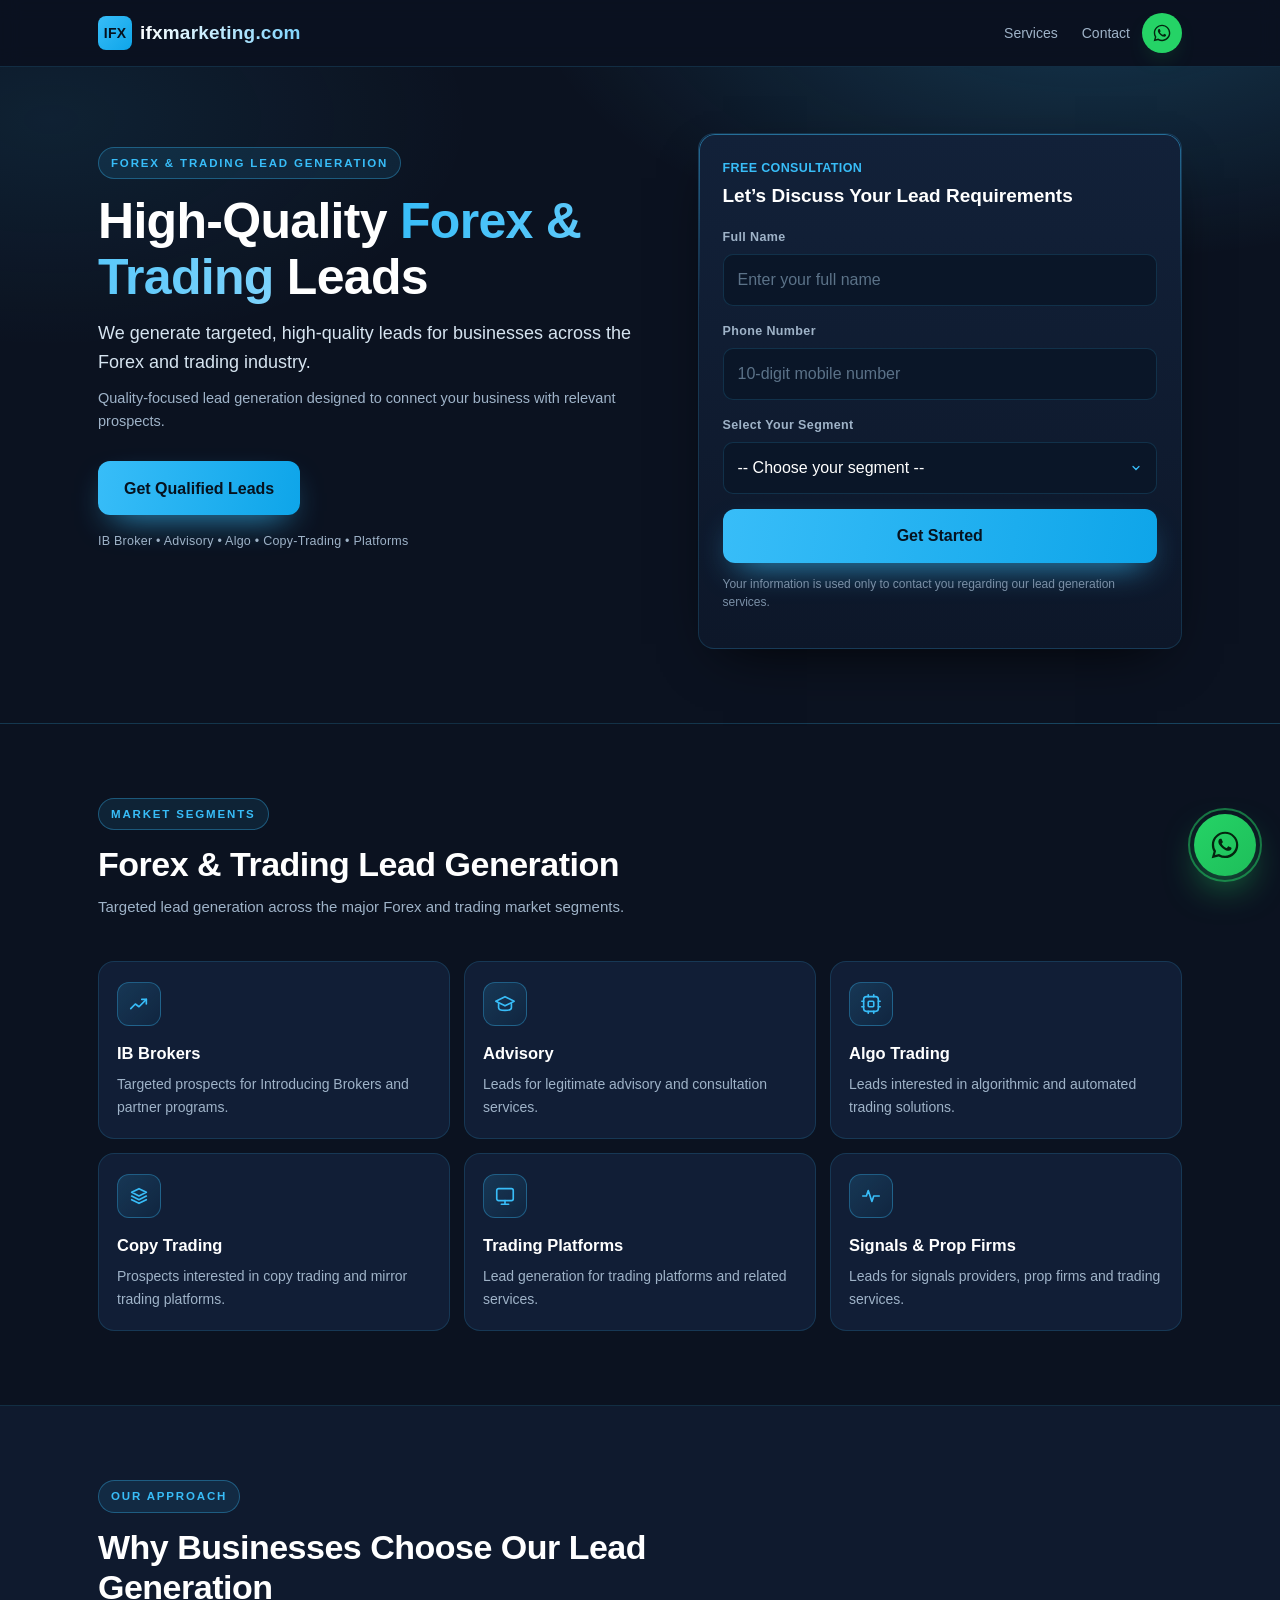
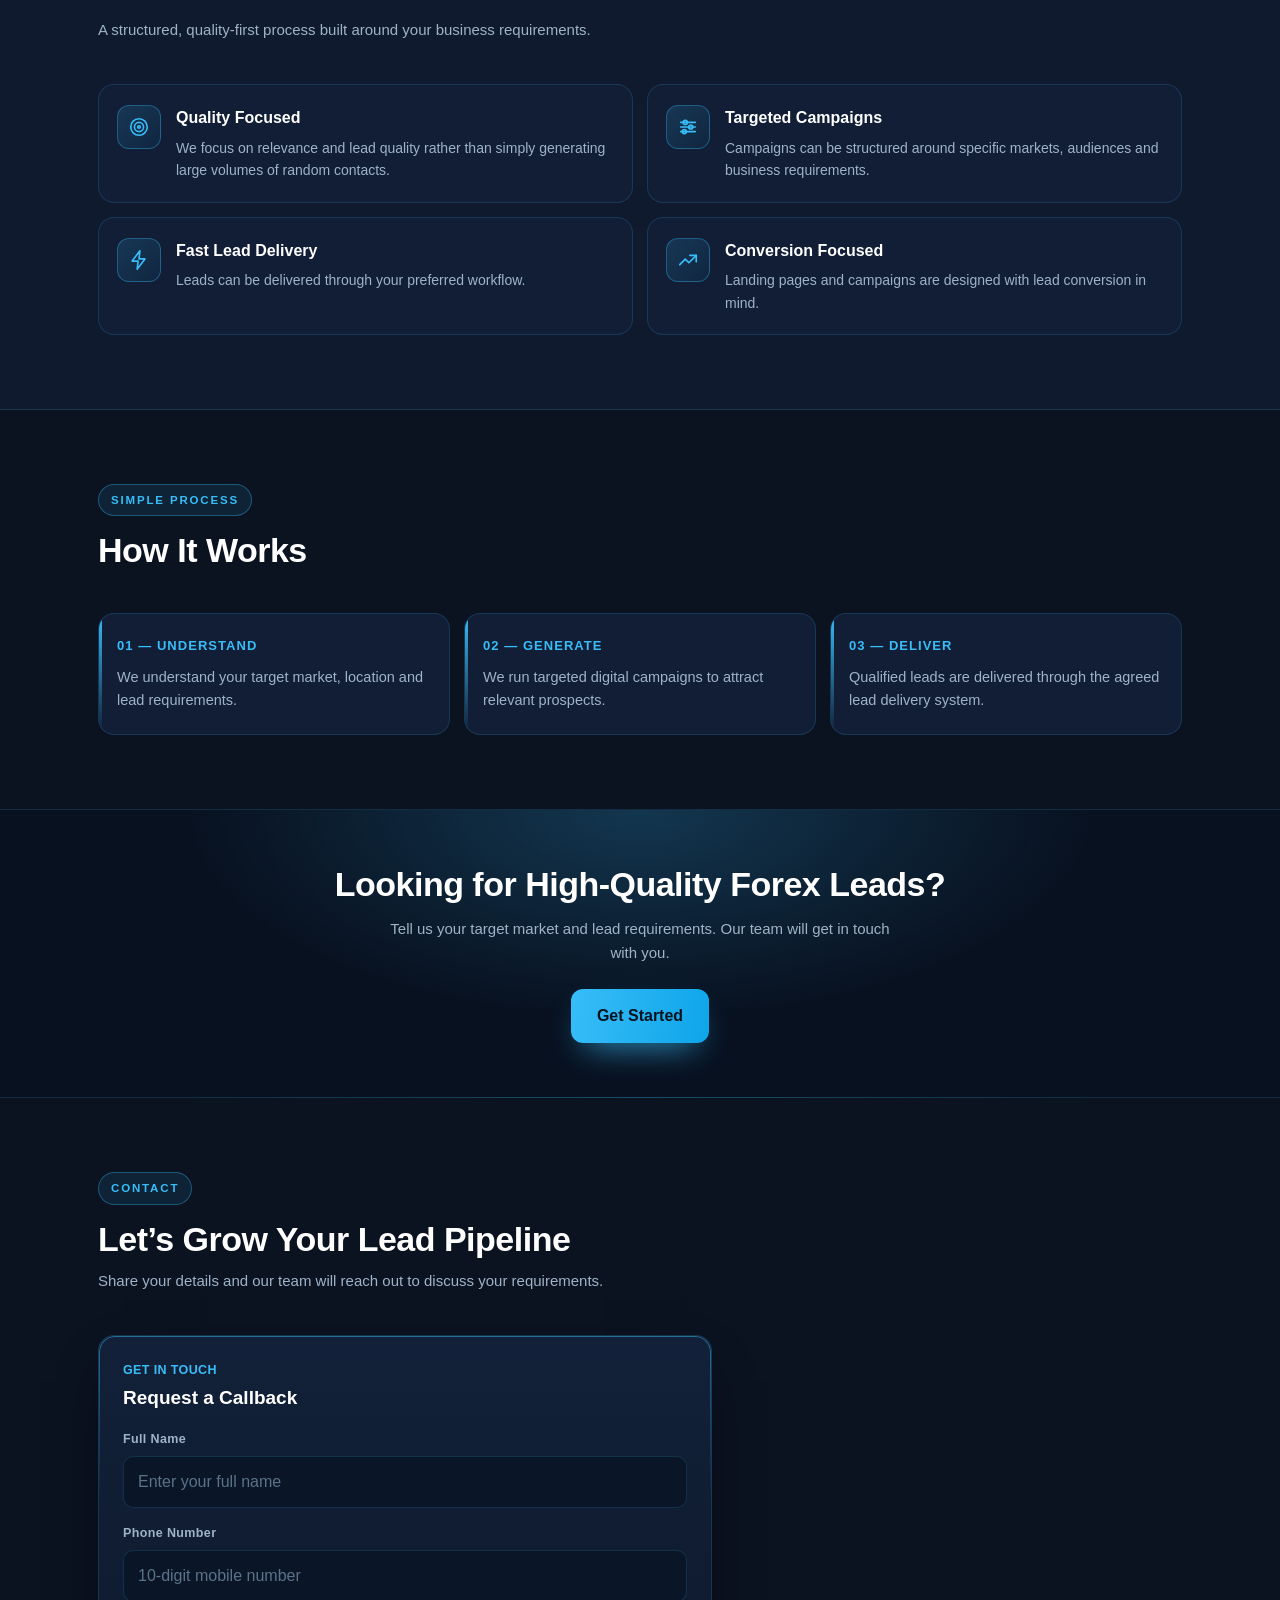
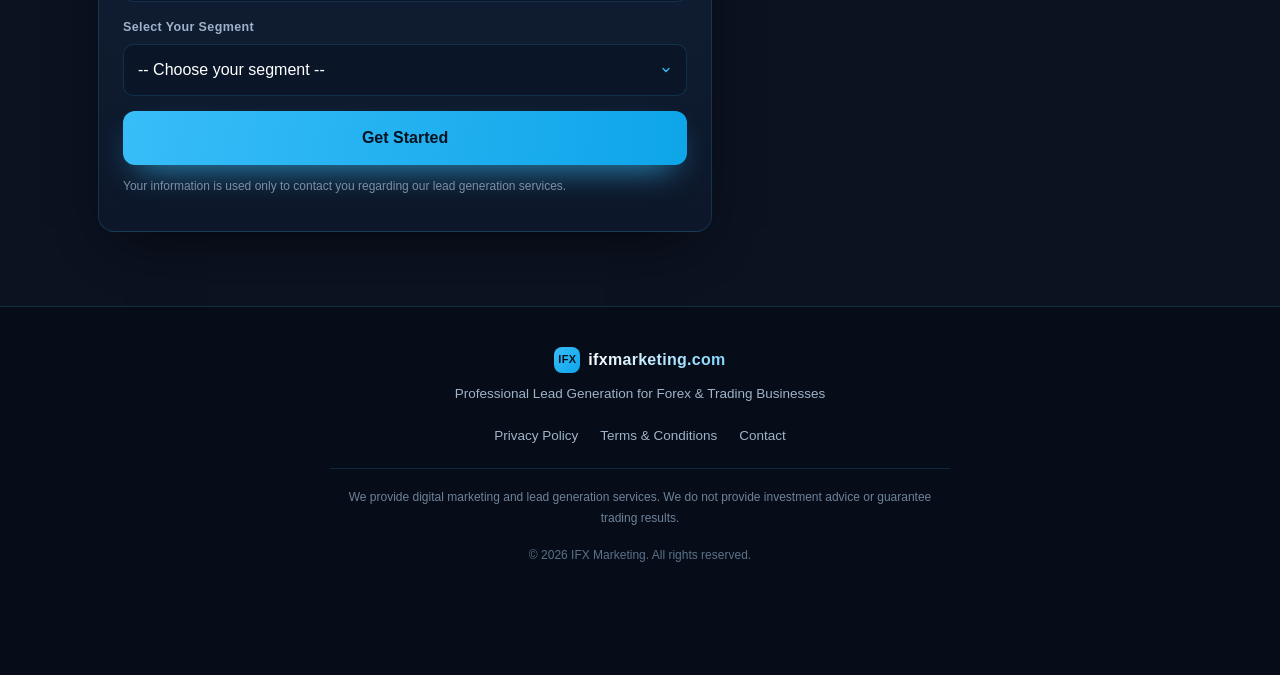
<file: landing/index.html>
<!DOCTYPE html>
<html lang="en">

<head>
    <meta charset="utf-8">
    <meta name="viewport" content="width=device-width, initial-scale=1, viewport-fit=cover">

    <title>IFX Marketing | High-Quality Forex &amp; Trading Leads</title>
    <meta name="description"
        content="Generate high-quality Forex and trading leads with targeted digital lead generation campaigns for brokers, IB, advisory, algo and copy-trading businesses.">
    <meta name="robots" content="index, follow">
    <meta name="theme-color" content="#0B1220">
    <link rel="canonical" href="https://ifxmarketing.com/">
    <link rel="stylesheet" href="css.css">

    <link rel="icon"
        href="data:image/svg+xml,%3Csvg xmlns='http://www.w3.org/2000/svg' viewBox='0 0 32 32'%3E%3Crect width='32' height='32' rx='7' fill='%230B1220'/%3E%3Cpath d='M9 23V9h13.2v3.3h-9.4v2.6H21v3.3h-8.2V23z' fill='%2338BDF8'/%3E%3C/svg%3E">

    <meta property="og:type" content="website">
    <meta property="og:site_name" content="IFX Marketing">
    <meta property="og:title" content="IFX Marketing | High-Quality Forex &amp; Trading Leads">
    <meta property="og:description"
        content="Targeted lead generation for Forex brokers, IB, advisory, algo and copy-trading businesses.">
    <meta property="og:url" content="https://ifxmarketing.com/">
    <meta name="twitter:card" content="summary_large_image">
    <meta name="twitter:title" content="IFX Marketing | High-Quality Forex &amp; Trading Leads">
    <meta name="twitter:description"
        content="Targeted lead generation for Forex brokers, IB, advisory, algo and copy-trading businesses.">

    <style>
       
    </style>
</head>

<body>

    <!-- ================= HEADER ================= -->
    <header class="header">
        <div class="container header__inner">

            <a href="#home" class="brand" aria-label="IFX Marketing home">
                <span class="brand__mark" aria-hidden="true">IFX</span>
                <span class="brand__text">ifxmarketing.com</span>
            </a>

            <div class="header__actions">
                <nav class="header__nav" aria-label="Main navigation">
                    <a href="#services">Services</a>
                    <a href="#contact">Contact</a>
                </nav>

                <a class="header__wa" href="#" data-wa target="_blank" rel="noopener" aria-label="Chat on WhatsApp">
                    <svg viewBox="0 0 24 24" width="20" height="20" fill="currentColor" aria-hidden="true">
                        <path
                            d="M12.04 2C6.58 2 2.13 6.45 2.13 11.91c0 1.75.46 3.46 1.32 4.96L2 22l5.25-1.38a9.9 9.9 0 004.79 1.22h.01c5.46 0 9.91-4.45 9.91-9.91S17.5 2 12.04 2zm0 18.02h-.01a8.2 8.2 0 01-4.18-1.15l-.3-.18-3.11.82.83-3.04-.2-.31a8.18 8.18 0 01-1.25-4.35c0-4.54 3.7-8.23 8.24-8.23 2.2 0 4.26.86 5.81 2.41a8.16 8.16 0 012.41 5.83c0 4.54-3.7 8.2-8.24 8.2zm4.52-6.16c-.25-.12-1.47-.72-1.69-.8-.23-.09-.39-.13-.56.12-.16.25-.64.8-.79.97-.14.16-.29.18-.54.06-.25-.12-1.05-.39-2-1.23-.74-.66-1.24-1.47-1.38-1.72-.15-.25-.02-.39.11-.51.11-.11.25-.29.37-.43.12-.15.16-.25.25-.41.08-.17.04-.31-.02-.43-.06-.12-.55-1.34-.76-1.83-.2-.48-.4-.42-.55-.42h-.47c-.16 0-.43.06-.65.31-.22.25-.85.83-.85 2.03s.87 2.35.99 2.51c.12.17 1.71 2.62 4.15 3.67.58.25 1.03.4 1.39.51.58.19 1.11.16 1.53.1.46-.07 1.42-.58 1.62-1.14.2-.56.2-1.04.14-1.14-.06-.1-.22-.16-.47-.28z" />
                    </svg>
                </a>
            </div>
        </div>
    </header>

    <main>

        <!-- ================= HERO ================= -->
        <section class="hero" id="home">
            <div class="container hero__grid">

                <div class="hero__copy">
                    <p class="eyebrow">Forex &amp; Trading Lead Generation</p>
                    <h1>High-Quality <span class="grad">Forex &amp; Trading</span> Leads</h1>
                    <p class="hero__sub">We generate targeted, high-quality leads for businesses across the Forex and
                        trading industry.</p>
                    <p class="hero__note">Quality-focused lead generation designed to connect your business with
                        relevant prospects.</p>

                    <a href="#lead-form" class="btn btn--sky hero__cta">Get Qualified Leads</a>

                    <p class="hero__trust">IB Broker • Advisory • Algo • Copy-Trading • Platforms</p>
                </div>

                <!-- HERO LEAD FORM -->
                <div class="hero__form" id="lead-form">
                    <div class="card-form">
                        <form data-lead-form novalidate>
                            <div class="form__body">
                                <h2 class="form__title">
                                    <small>Free Consultation</small>
                                    Let’s Discuss Your Lead Requirements
                                </h2>

                                <div class="field">
                                    <label for="name-1">Full Name</label>
                                    <input class="input" id="name-1" name="name" type="text" autocomplete="name"
                                        placeholder="Enter your full name" required>
                                    <span class="error" data-error="name" aria-live="polite"></span>
                                </div>

                                <div class="field">
                                    <label for="phone-1">Phone Number</label>
                                    <input class="input" id="phone-1" name="phone" type="tel" inputmode="numeric"
                                        autocomplete="tel" maxlength="10" placeholder="10-digit mobile number" required>
                                    <span class="error" data-error="phone" aria-live="polite"></span>
                                </div>

                                <div class="field">
                                    <label for="segment-1">Select Your Segment</label>
                                    <select class="input" id="segment-1" name="segment" required>
                                        <option value="">-- Choose your segment --</option>
                                        <option value="IB Broker">IB Broker</option>
                                        <option value="Advisory">Advisory</option>
                                        <option value="Algo Trading">Algo Trading</option>
                                        <option value="Copy Trading">Copy Trading</option>
                                        <option value="Forex Broker">Forex Broker</option>
                                        <option value="Signals Provider">Signals Provider</option>
                                        <option value="Trading Platform">Trading Platform</option>
                                        <option value="Prop Firm">Prop Firm</option>
                                        <option value="Investment Services">Investment Services</option>
                                        <option value="Other">Other</option>
                                    </select>
                                    <span class="error" data-error="segment" aria-live="polite"></span>
                                </div>

                                <button class="btn btn--sky btn--block" type="submit">Get Started</button>

                                <p class="form__small">Your information is used only to contact you regarding our lead
                                    generation services.</p>
                                <p class="form__status" data-status role="status" aria-live="polite"></p>
                            </div>
                        </form>
                    </div>
                </div>

            </div>
        </section>

        <!-- ================= SERVICES ================= -->
        <section class="section" id="services">
            <div class="container">
                <div class="section__head">
                    <p class="eyebrow">Market Segments</p>
                    <h2>Forex &amp; Trading Lead Generation</h2>
                    <p class="section__sub">Targeted lead generation across the major Forex and trading market segments.
                    </p>
                </div>

                <div class="grid grid--3">

                    <article class="card">
                        <span class="card__icon" aria-hidden="true">
                            <svg viewBox="0 0 24 24" fill="none" stroke="currentColor" stroke-width="1.8"
                                stroke-linecap="round" stroke-linejoin="round">
                                <path d="M3 17l5-5 4 3 8-8" />
                                <path d="M15 7h5v5" />
                            </svg>
                        </span>
                        <h3>IB Brokers</h3>
                        <p>Targeted prospects for Introducing Brokers and partner programs.</p>
                    </article>

                    <article class="card">
                        <span class="card__icon" aria-hidden="true">
                            <svg viewBox="0 0 24 24" fill="none" stroke="currentColor" stroke-width="1.8"
                                stroke-linecap="round" stroke-linejoin="round">
                                <path d="M12 4L2 9l10 5 10-5-10-5z" />
                                <path d="M5 11.5V16c0 1.7 3.1 3 7 3s7-1.3 7-3v-4.5" />
                            </svg>
                        </span>
                        <h3>Advisory</h3>
                        <p>Leads for legitimate advisory and consultation services.</p>
                    </article>

                    <article class="card">
                        <span class="card__icon" aria-hidden="true">
                            <svg viewBox="0 0 24 24" fill="none" stroke="currentColor" stroke-width="1.8"
                                stroke-linecap="round" stroke-linejoin="round">
                                <rect x="4" y="4" width="16" height="16" rx="3" />
                                <rect x="9" y="9" width="6" height="6" rx="1" />
                                <path d="M9 2v2M15 2v2M9 20v2M15 20v2M2 9h2M2 15h2M20 9h2M20 15h2" />
                            </svg>
                        </span>
                        <h3>Algo Trading</h3>
                        <p>Leads interested in algorithmic and automated trading solutions.</p>
                    </article>

                    <article class="card">
                        <span class="card__icon" aria-hidden="true">
                            <svg viewBox="0 0 24 24" fill="none" stroke="currentColor" stroke-width="1.8"
                                stroke-linecap="round" stroke-linejoin="round">
                                <path d="M4 8l8-4 8 4-8 4-8-4z" />
                                <path d="M4 12l8 4 8-4" />
                                <path d="M4 16l8 4 8-4" />
                            </svg>
                        </span>
                        <h3>Copy Trading</h3>
                        <p>Prospects interested in copy trading and mirror trading platforms.</p>
                    </article>

                    <article class="card">
                        <span class="card__icon" aria-hidden="true">
                            <svg viewBox="0 0 24 24" fill="none" stroke="currentColor" stroke-width="1.8"
                                stroke-linecap="round" stroke-linejoin="round">
                                <rect x="3" y="4" width="18" height="13" rx="2" />
                                <path d="M8 21h8M12 17v4" />
                            </svg>
                        </span>
                        <h3>Trading Platforms</h3>
                        <p>Lead generation for trading platforms and related services.</p>
                    </article>

                    <article class="card">
                        <span class="card__icon" aria-hidden="true">
                            <svg viewBox="0 0 24 24" fill="none" stroke="currentColor" stroke-width="1.8"
                                stroke-linecap="round" stroke-linejoin="round">
                                <path d="M3 12h4l2-6 4 12 2-6h6" />
                            </svg>
                        </span>
                        <h3>Signals &amp; Prop Firms</h3>
                        <p>Leads for signals providers, prop firms and trading services.</p>
                    </article>

                </div>
            </div>
        </section>

        <!-- ================= WHY ================= -->
        <section class="section section--alt" id="why">
            <div class="container">
                <div class="section__head">
                    <p class="eyebrow">Our Approach</p>
                    <h2>Why Businesses Choose Our Lead Generation</h2>
                    <p class="section__sub">A structured, quality-first process built around your business requirements.
                    </p>
                </div>

                <div class="grid grid--2">

                    <div class="feature">
                        <span class="card__icon" aria-hidden="true">
                            <svg viewBox="0 0 24 24" fill="none" stroke="currentColor" stroke-width="1.8"
                                stroke-linecap="round" stroke-linejoin="round">
                                <circle cx="12" cy="12" r="9" />
                                <circle cx="12" cy="12" r="5" />
                                <circle cx="12" cy="12" r="1.4" />
                            </svg>
                        </span>
                        <div>
                            <h3>Quality Focused</h3>
                            <p>We focus on relevance and lead quality rather than simply generating large volumes of
                                random contacts.</p>
                        </div>
                    </div>

                    <div class="feature">
                        <span class="card__icon" aria-hidden="true">
                            <svg viewBox="0 0 24 24" fill="none" stroke="currentColor" stroke-width="1.8"
                                stroke-linecap="round" stroke-linejoin="round">
                                <path d="M4 7h16M4 12h16M4 17h16" />
                                <circle cx="9" cy="7" r="2.2" />
                                <circle cx="15" cy="12" r="2.2" />
                                <circle cx="8" cy="17" r="2.2" />
                            </svg>
                        </span>
                        <div>
                            <h3>Targeted Campaigns</h3>
                            <p>Campaigns can be structured around specific markets, audiences and business requirements.
                            </p>
                        </div>
                    </div>

                    <div class="feature">
                        <span class="card__icon" aria-hidden="true">
                            <svg viewBox="0 0 24 24" fill="none" stroke="currentColor" stroke-width="1.8"
                                stroke-linecap="round" stroke-linejoin="round">
                                <path d="M13 2L4.5 13.2H11l-1 8.8 8.5-11.2H12l1-8.8z" />
                            </svg>
                        </span>
                        <div>
                            <h3>Fast Lead Delivery</h3>
                            <p>Leads can be delivered through your preferred workflow.</p>
                        </div>
                    </div>

                    <div class="feature">
                        <span class="card__icon" aria-hidden="true">
                            <svg viewBox="0 0 24 24" fill="none" stroke="currentColor" stroke-width="1.8"
                                stroke-linecap="round" stroke-linejoin="round">
                                <path d="M3 17l6-6 4 4 8-8" />
                                <path d="M14 7h7v7" />
                            </svg>
                        </span>
                        <div>
                            <h3>Conversion Focused</h3>
                            <p>Landing pages and campaigns are designed with lead conversion in mind.</p>
                        </div>
                    </div>

                </div>
            </div>
        </section>

        <!-- ================= PROCESS ================= -->
        <section class="section" id="process">
            <div class="container">
                <div class="section__head">
                    <p class="eyebrow">Simple Process</p>
                    <h2>How It Works</h2>
                </div>

                <div class="steps">
                    <div class="step">
                        <span class="step__num">01 — Understand</span>
                        <p>We understand your target market, location and lead requirements.</p>
                    </div>
                    <div class="step">
                        <span class="step__num">02 — Generate</span>
                        <p>We run targeted digital campaigns to attract relevant prospects.</p>
                    </div>
                    <div class="step">
                        <span class="step__num">03 — Deliver</span>
                        <p>Qualified leads are delivered through the agreed lead delivery system.</p>
                    </div>
                </div>
            </div>
        </section>

        <!-- ================= CTA ================= -->
        <section class="cta-band">
            <div class="container">
                <h2>Looking for High-Quality Forex Leads?</h2>
                <p>Tell us your target market and lead requirements. Our team will get in touch with you.</p>
                <a href="#lead-form" class="btn btn--sky">Get Started</a>
            </div>
        </section>

        <!-- ================= CONTACT ================= -->
        <section class="section" id="contact">
            <div class="container">
                <div class="section__head">
                    <p class="eyebrow">Contact</p>
                    <h2>Let’s Grow Your Lead Pipeline</h2>
                    <p class="section__sub">Share your details and our team will reach out to discuss your requirements.
                    </p>
                </div>

                <div class="contact__grid">
                    <div class="card-form">
                        <form data-lead-form novalidate>
                            <div class="form__body">
                                <h2 class="form__title">
                                    <small>Get In Touch</small>
                                    Request a Callback
                                </h2>

                                <div class="field">
                                    <label for="name-2">Full Name</label>
                                    <input class="input" id="name-2" name="name" type="text" autocomplete="name"
                                        placeholder="Enter your full name" required>
                                    <span class="error" data-error="name" aria-live="polite"></span>
                                </div>

                                <div class="field">
                                    <label for="phone-2">Phone Number</label>
                                    <input class="input" id="phone-2" name="phone" type="tel" inputmode="numeric"
                                        autocomplete="tel" maxlength="10" placeholder="10-digit mobile number" required>
                                    <span class="error" data-error="phone" aria-live="polite"></span>
                                </div>

                                <div class="field">
                                    <label for="segment-2">Select Your Segment</label>
                                    <select class="input" id="segment-2" name="segment" required>
                                        <option value="">-- Choose your segment --</option>
                                        <option value="IB Broker">IB Broker</option>
                                        <option value="Advisory">Advisory</option>
                                        <option value="Algo Trading">Algo Trading</option>
                                        <option value="Copy Trading">Copy Trading</option>
                                        <option value="Forex Broker">Forex Broker</option>
                                        <option value="Signals Provider">Signals Provider</option>
                                        <option value="Trading Platform">Trading Platform</option>
                                        <option value="Prop Firm">Prop Firm</option>
                                        <option value="Investment Services">Investment Services</option>
                                        <option value="Other">Other</option>
                                    </select>
                                    <span class="error" data-error="segment" aria-live="polite"></span>
                                </div>

                                <button class="btn btn--sky btn--block" type="submit">Get Started</button>

                                <p class="form__small">Your information is used only to contact you regarding our lead
                                    generation services.</p>
                                <p class="form__status" data-status role="status" aria-live="polite"></p>
                            </div>
                        </form>
                    </div>
                </div>
            </div>
        </section>

    </main>

    <!-- ================= FOOTER ================= -->
    <footer class="footer">
        <div class="container">
            <p class="footer__brand">
                <span class="brand__mark" aria-hidden="true">IFX</span>
                <span class="brand__text">ifxmarketing.com</span>
            </p>
            <p class="footer__tagline">Professional Lead Generation for Forex &amp; Trading Businesses</p>

            <nav class="footer__links" aria-label="Footer navigation">
                <a href="#">Privacy Policy</a>
                <a href="#">Terms &amp; Conditions</a>
                <a href="#contact">Contact</a>
            </nav>

            <p class="footer__disclaimer">
                We provide digital marketing and lead generation services. We do not provide investment advice or
                guarantee trading results.
            </p>

            <p class="footer__copy">© <span data-year>2025</span> IFX Marketing. All rights reserved.</p>
        </div>
    </footer>

    <!-- ================= FLOATING WHATSAPP ================= -->
    <a class="wa-float" href="#" data-wa target="_blank" rel="noopener" aria-label="Chat on WhatsApp">
        <svg viewBox="0 0 24 24" fill="currentColor" aria-hidden="true">
            <path
                d="M12.04 2C6.58 2 2.13 6.45 2.13 11.91c0 1.75.46 3.46 1.32 4.96L2 22l5.25-1.38a9.9 9.9 0 004.79 1.22h.01c5.46 0 9.91-4.45 9.91-9.91S17.5 2 12.04 2zm0 18.02h-.01a8.2 8.2 0 01-4.18-1.15l-.3-.18-3.11.82.83-3.04-.2-.31a8.18 8.18 0 01-1.25-4.35c0-4.54 3.7-8.23 8.24-8.23 2.2 0 4.26.86 5.81 2.41a8.16 8.16 0 012.41 5.83c0 4.54-3.7 8.2-8.24 8.2zm4.52-6.16c-.25-.12-1.47-.72-1.69-.8-.23-.09-.39-.13-.56.12-.16.25-.64.8-.79.97-.14.16-.29.18-.54.06-.25-.12-1.05-.39-2-1.23-.74-.66-1.24-1.47-1.38-1.72-.15-.25-.02-.39.11-.51.11-.11.25-.29.37-.43.12-.15.16-.25.25-.41.08-.17.04-.31-.02-.43-.06-.12-.55-1.34-.76-1.83-.2-.48-.4-.42-.55-.42h-.47c-.16 0-.43.06-.65.31-.22.25-.85.83-.85 2.03s.87 2.35.99 2.51c.12.17 1.71 2.62 4.15 3.67.58.25 1.03.4 1.39.51.58.19 1.11.16 1.53.1.46-.07 1.42-.58 1.62-1.14.2-.56.2-1.04.14-1.14-.06-.1-.22-.16-.47-.28z" />
        </svg>
    </a>

    <!-- ================= SUCCESS MODAL ================= -->
    <div class="modal" data-modal aria-hidden="true">
        <div class="modal__backdrop" data-modal-close></div>

        <div class="modal__card" role="dialog" aria-modal="true" aria-labelledby="modalTitle">
            <button class="modal__close" type="button" data-modal-close aria-label="Close">✕</button>

            <div class="modal__circle-wrap">
                <span class="modal__ripple" aria-hidden="true"></span>
                <div class="modal__circle">
                    <svg class="modal__check" viewBox="0 0 24 24" aria-hidden="true">
                        <path d="M20 6L9 17l-5-5" />
                    </svg>
                </div>
            </div>

            <h3 class="modal__title" id="modalTitle">Submitted successfully</h3>
            <p class="modal__sub">IFX Market will connect you shortly</p>

            <div class="modal__actions">
                <a class="modal__btn modal__btn--wa" href="#" data-wa target="_blank" rel="noopener">
                    <svg viewBox="0 0 24 24" fill="currentColor" aria-hidden="true">
                        <path
                            d="M12.04 2C6.58 2 2.13 6.45 2.13 11.91c0 1.75.46 3.46 1.32 4.96L2 22l5.25-1.38a9.9 9.9 0 004.79 1.22h.01c5.46 0 9.91-4.45 9.91-9.91S17.5 2 12.04 2zm0 18.02h-.01a8.2 8.2 0 01-4.18-1.15l-.3-.18-3.11.82.83-3.04-.2-.31a8.18 8.18 0 01-1.25-4.35c0-4.54 3.7-8.23 8.24-8.23 2.2 0 4.26.86 5.81 2.41a8.16 8.16 0 012.41 5.83c0 4.54-3.7 8.2-8.24 8.2zm4.52-6.16c-.25-.12-1.47-.72-1.69-.8-.23-.09-.39-.13-.56.12-.16.25-.64.8-.79.97-.14.16-.29.18-.54.06-.25-.12-1.05-.39-2-1.23-.74-.66-1.24-1.47-1.38-1.72-.15-.25-.02-.39.11-.51.11-.11.25-.29.37-.43.12-.15.16-.25.25-.41.08-.17.04-.31-.02-.43-.06-.12-.55-1.34-.76-1.83-.2-.48-.4-.42-.55-.42h-.47c-.16 0-.43.06-.65.31-.22.25-.85.83-.85 2.03s.87 2.35.99 2.51c.12.17 1.71 2.62 4.15 3.67.58.25 1.03.4 1.39.51.58.19 1.11.16 1.53.1.46-.07 1.42-.58 1.62-1.14.2-.56.2-1.04.14-1.14-.06-.1-.22-.16-.47-.28z" />
                    </svg>
                    WhatsApp
                </a>

                <a class="modal__btn modal__btn--call" href="#" data-call>
                    <svg viewBox="0 0 24 24" fill="none" stroke="currentColor" stroke-width="2.2" stroke-linecap="round"
                        stroke-linejoin="round" aria-hidden="true">
                        <path
                            d="M22 16.92v3a2 2 0 01-2.18 2 19.8 19.8 0 01-8.63-3.07 19.5 19.5 0 01-6-6A19.8 19.8 0 012.12 4.2 2 2 0 014.11 2h3a2 2 0 012 1.72c.13.96.36 1.9.7 2.81a2 2 0 01-.45 2.11L8.1 9.9a16 16 0 006 6l1.26-1.26a2 2 0 012.11-.45c.9.34 1.85.57 2.81.7A2 2 0 0122 16.92z" />
                    </svg>
                    Call Now
                </a>
            </div>
        </div>
    </div>

    <!-- ============================================================
     JAVASCRIPT
     ============================================================ -->
    <script src="js.js"></script>

    <!-- ============================================================
     GOOGLE APPS SCRIPT — यही code अपने Sheet के Script Editor में paste करो
     ============================================================

function doPost(e) {
  var sheet = SpreadsheetApp.getActiveSpreadsheet().getSheetByName("Leads")
              || SpreadsheetApp.getActiveSpreadsheet().insertSheet("Leads");

  if (sheet.getLastRow() === 0) {
    sheet.appendRow(["Name","Phone","Segment","Date","Time","Page","Timestamp"]);
  }

  var p = e.parameter;
  sheet.appendRow([
    p.name || "",
    p.phone || "",
    p.segment || "",
    p.date || "",
    p.time || "",
    p.page || "",
    new Date()
  ]);

  return ContentService
    .createTextOutput(JSON.stringify({ status: "success" }))
    .setMimeType(ContentService.MimeType.JSON);
}

============================================================ -->

</body>

</html>
</file>
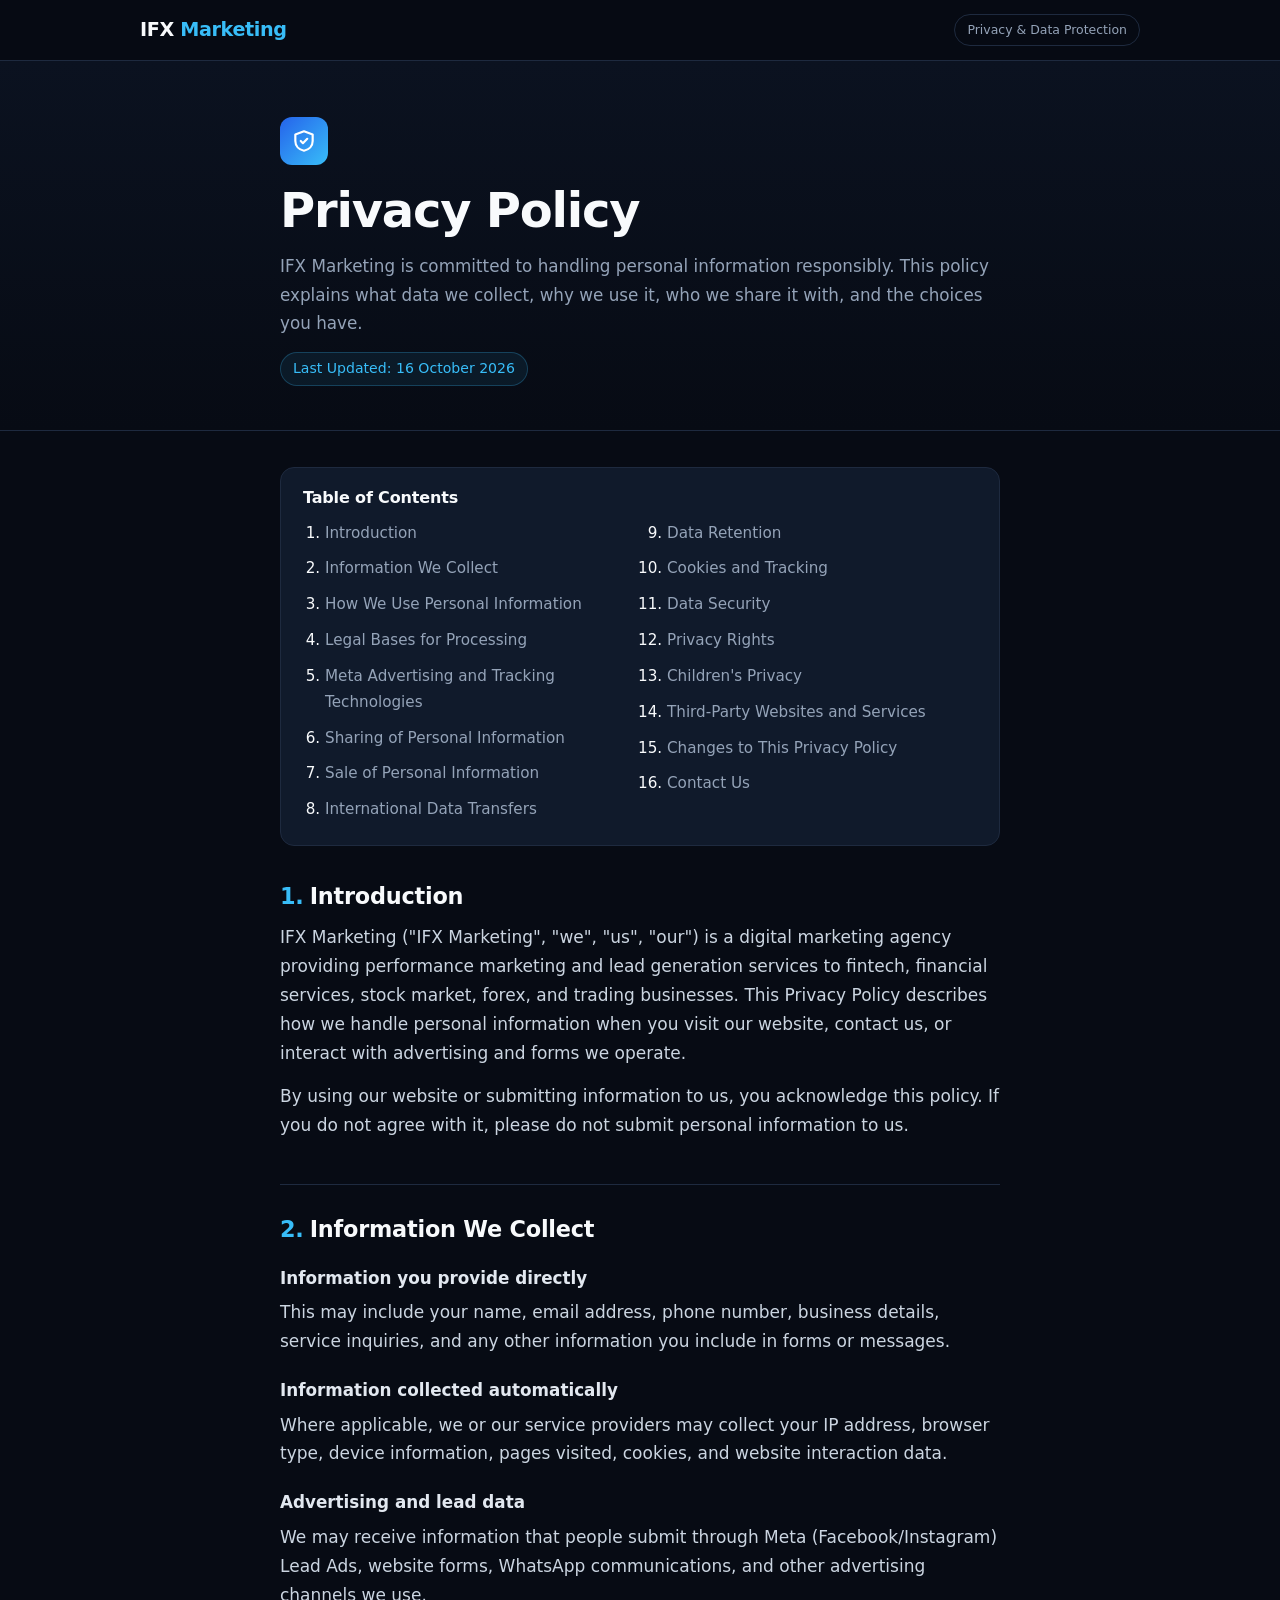
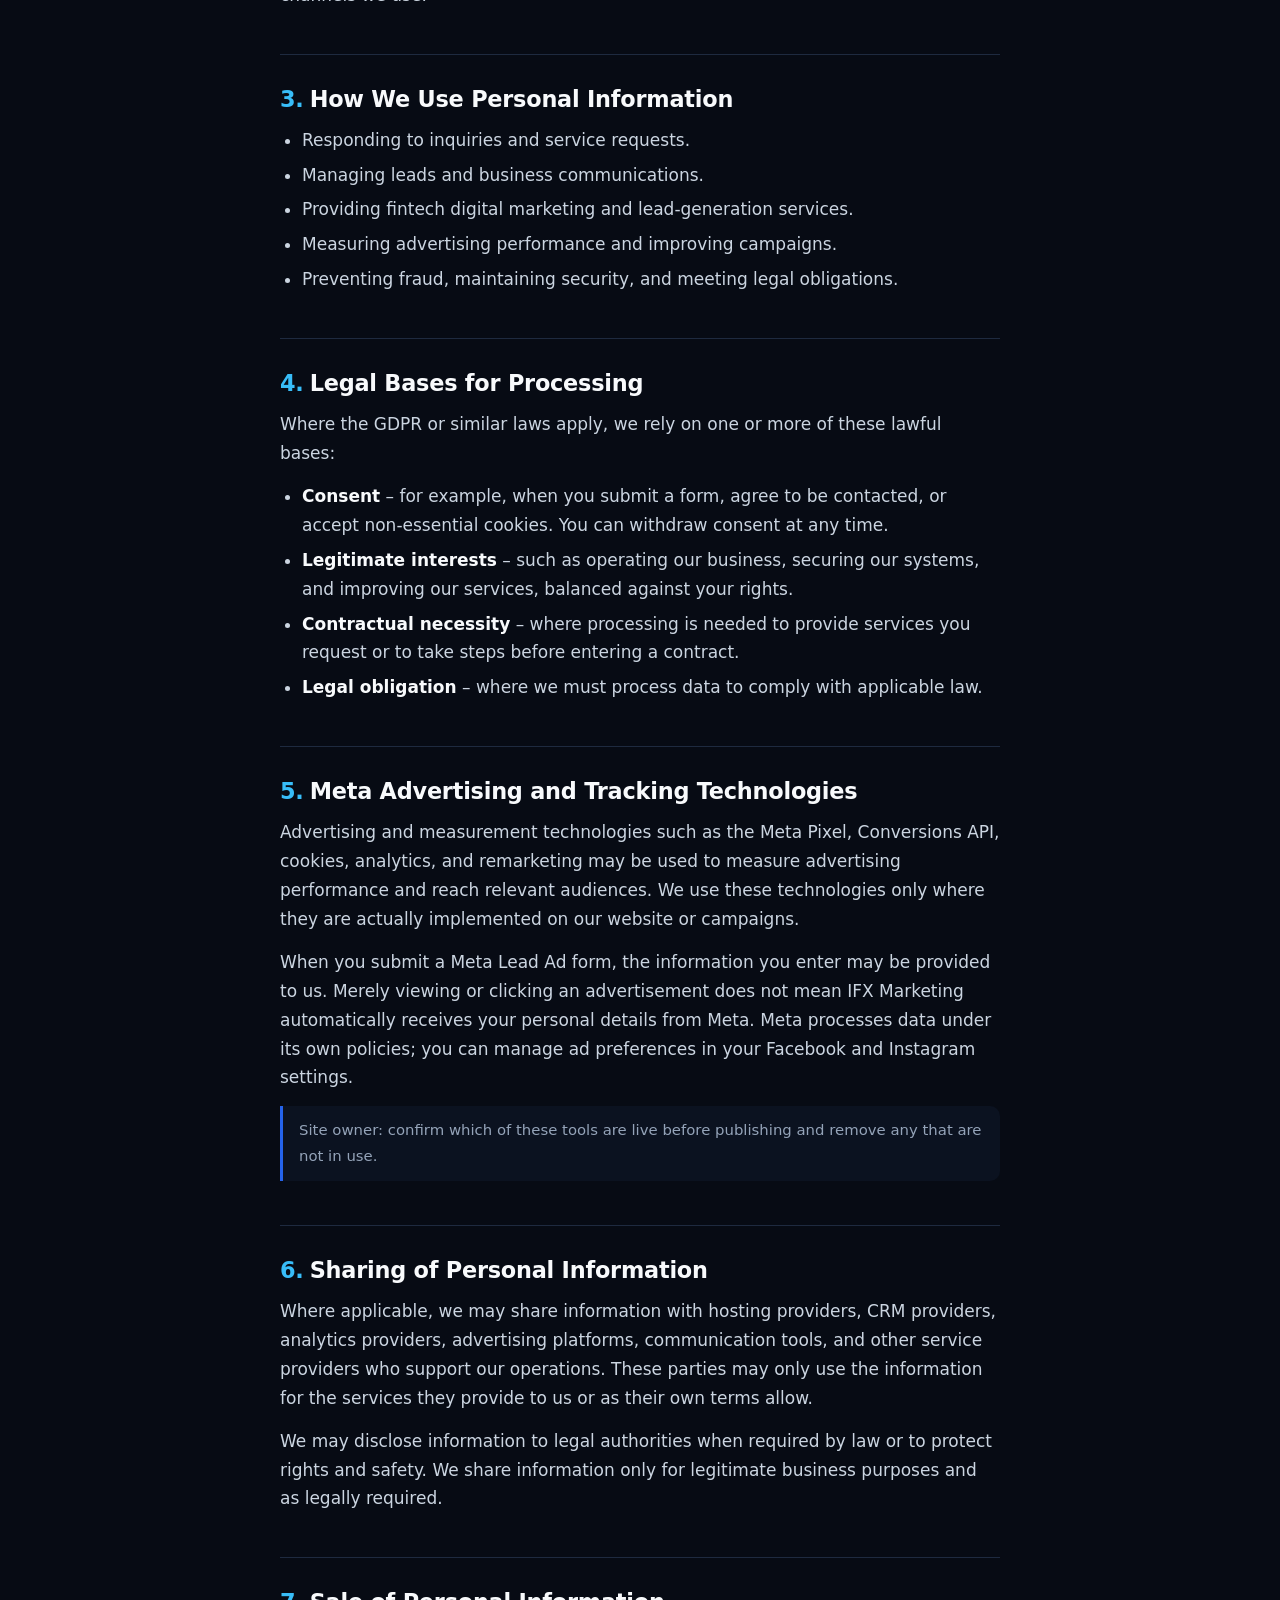
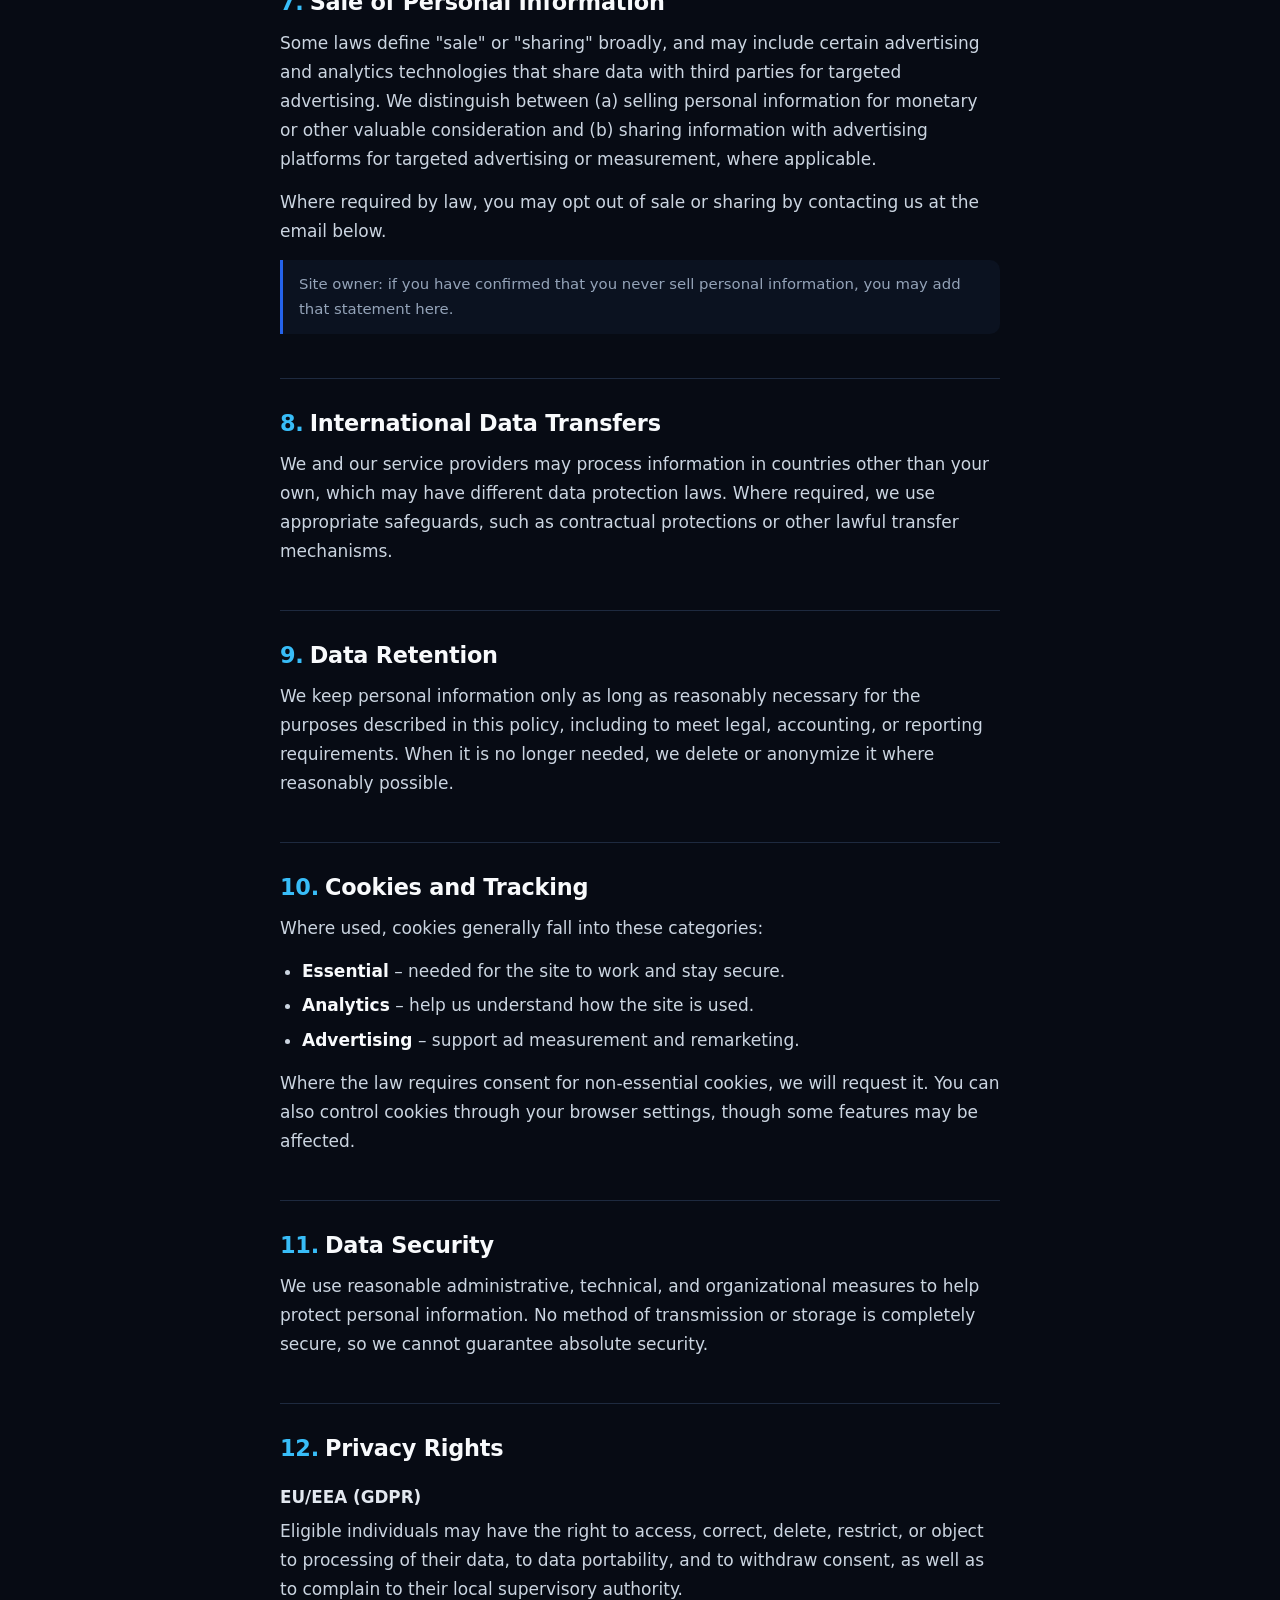
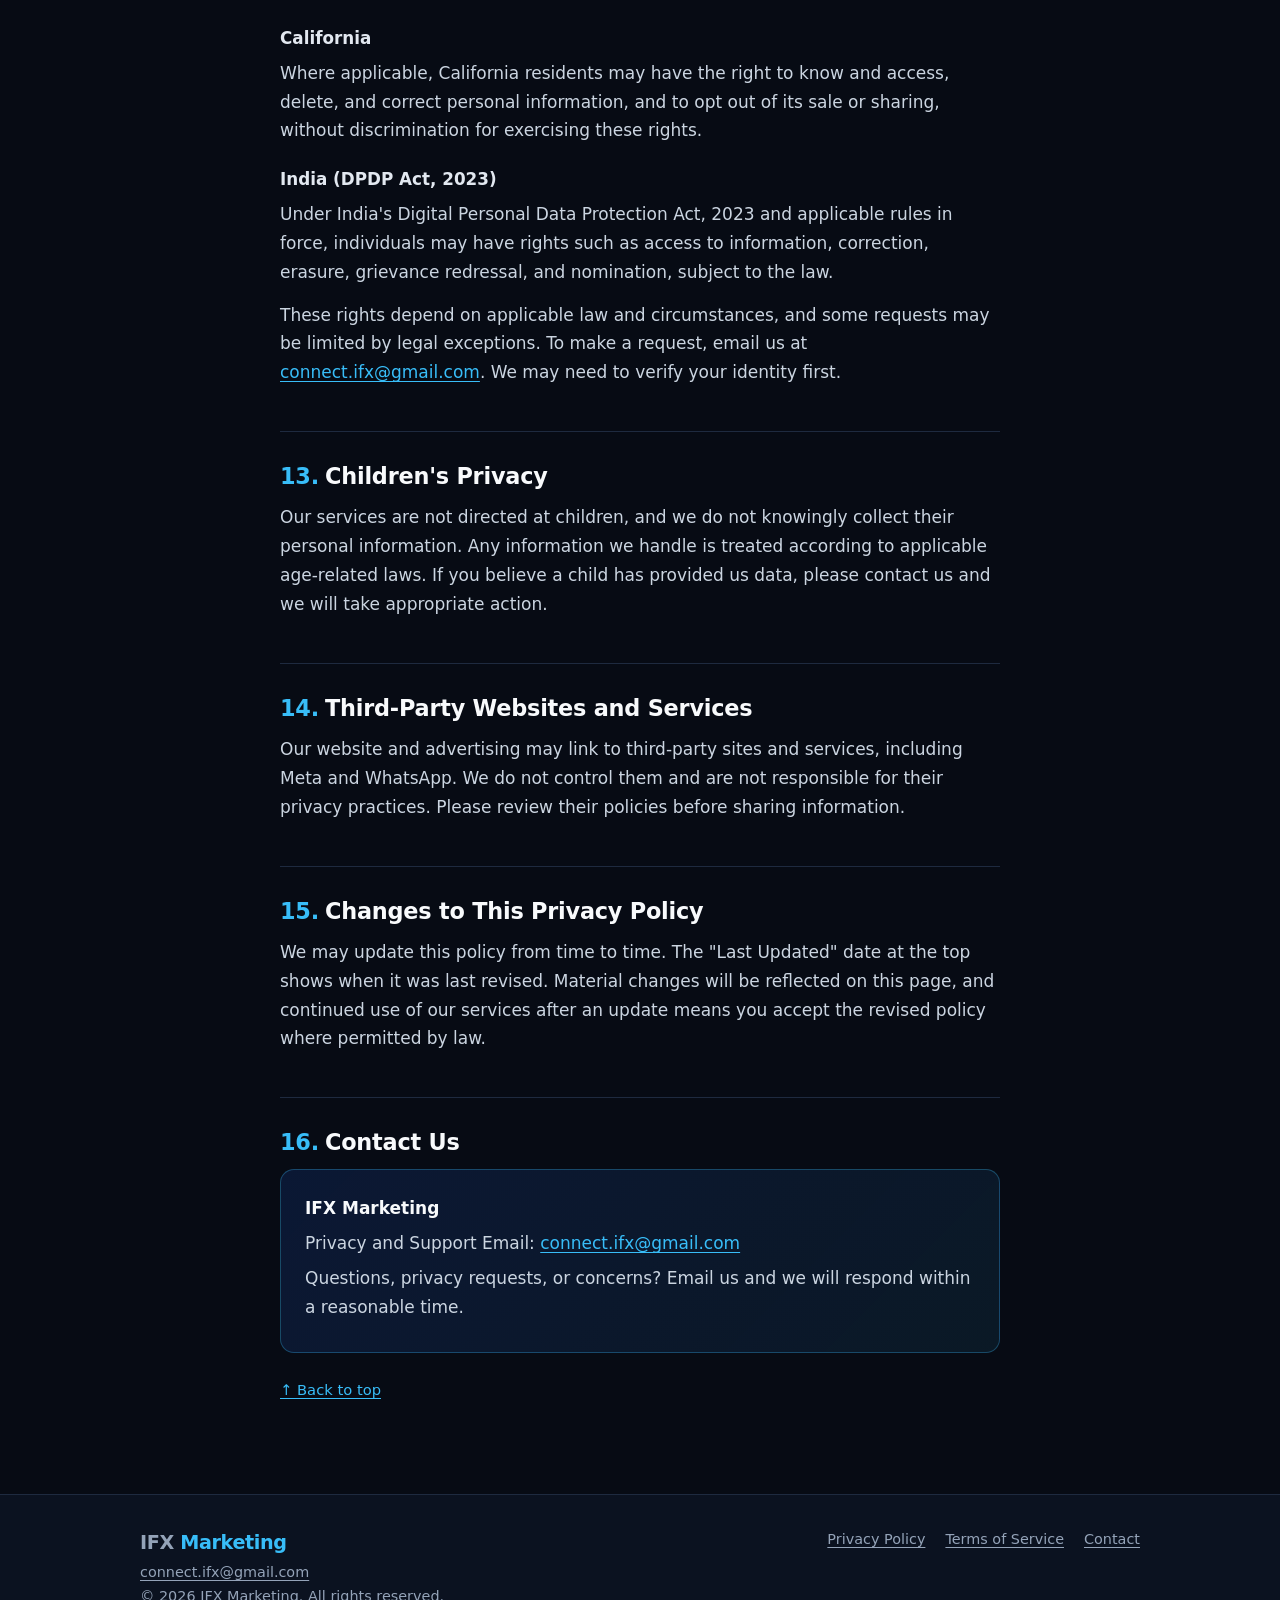
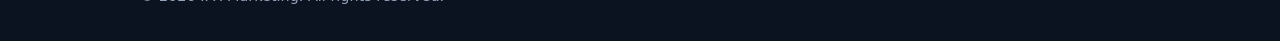
<file: privacy-policy/index.html>
<!DOCTYPE html>
<html lang="en">

<head>
    <meta charset="utf-8">
    <meta name="viewport" content="width=device-width, initial-scale=1">
    <title>Privacy Policy | IFX Marketing</title>
    <meta name="description"
        content="Learn how IFX Marketing collects, uses, stores, and protects personal information for fintech digital marketing, Meta advertising, and lead generation services.">
    <!-- REPLACE with your live URL -->
    <link rel="canonical" href="https://ifxmarketing.com/privacy-policy/">
    <meta property="og:type" content="website">
    <meta property="og:title" content="Privacy Policy | IFX Marketing">
    <meta property="og:description"
        content="Learn how IFX Marketing collects, uses, stores, and protects personal information for fintech digital marketing, Meta advertising, and lead generation services.">
    <!-- REPLACE with your live URL -->
    <meta property="og:url" content="https://ifxmarketing.com/privacy-policy/">
    <meta name="theme-color" content="#070B14">
    <meta name="color-scheme" content="dark">
    <style>
        /* ---------- Design tokens ---------- */
        :root {
            --bg: #070B14;
            --bg2: #0B1220;
            --card: #101A2B;
            --blue: #2563EB;
            --cyan: #38BDF8;
            --text: #F8FAFC;
            --muted: #94A3B8;
            --border: #1E2A3F;
            --max: 760px;
            --radius: 14px;
            --font: system-ui, -apple-system, "Segoe UI", Roboto, "Helvetica Neue", Arial, sans-serif;
            box-sizing: border-box;
            padding-top: env(safe-area-inset-top, 0px);
            padding-bottom: env(safe-area-inset-bottom, 0px);
        }

        *,
        *::before,
        *::after {
            box-sizing: inherit
        }

        html {
            scroll-behavior: smooth;
            scroll-padding-top: 80px;
            -webkit-text-size-adjust: 100%
        }

        body {
            margin: 0;
            background: var(--bg);
            color: var(--text);
            font: 16px/1.7 var(--font);
            overflow-x: hidden
        }

        a {
            color: var(--cyan);
            text-underline-offset: 3px
        }

        a:hover {
            color: #7dd3fc
        }

        :focus-visible {
            outline: 2px solid var(--cyan);
            outline-offset: 3px;
            border-radius: 4px
        }

        .wrap {
            width: 100%;
            max-width: 1040px;
            margin: 0 auto;
            padding: 0 20px
        }

        .skip {
            position: absolute;
            left: -999px;
            top: 8px;
            background: var(--blue);
            color: #fff;
            padding: 8px 14px;
            border-radius: 8px;
            z-index: 20
        }

        .skip:focus {
            left: 8px
        }

        /* ---------- Header ---------- */
        header.site {
            position: sticky;
            top: 0;
            z-index: 10;
            background: rgba(7, 11, 20, .92);
            border-bottom: 1px solid var(--border);
            backdrop-filter: blur(8px)
        }

        header.site .wrap {
            display: flex;
            align-items: center;
            justify-content: space-between;
            gap: 12px;
            min-height: 60px
        }

        .logo {
            font-weight: 800;
            font-size: 1.2rem;
            letter-spacing: -.02em;
            color: var(--text);
            text-decoration: none
        }

        .logo span {
            color: var(--cyan)
        }

        .nav-label {
            font-size: .78rem;
            color: var(--muted);
            border: 1px solid var(--border);
            padding: 4px 12px;
            border-radius: 999px
        }

        /* ---------- Hero ---------- */
        .hero {
            background: linear-gradient(180deg, var(--bg2), var(--bg));
            border-bottom: 1px solid var(--border);
            padding: 56px 0 44px
        }

        .hero .wrap {
            max-width: var(--max)
        }

        .shield {
            width: 48px;
            height: 48px;
            display: grid;
            place-items: center;
            border-radius: 12px;
            background: linear-gradient(135deg, var(--blue), var(--cyan));
            margin-bottom: 18px
        }

        .shield svg {
            width: 26px;
            height: 26px
        }

        h1 {
            font-size: clamp(2rem, 6vw, 3rem);
            line-height: 1.15;
            margin: 0 0 14px;
            letter-spacing: -.025em
        }

        .hero p {
            color: var(--muted);
            margin: 0 0 14px;
            font-size: 1.05rem
        }

        .updated {
            display: inline-block;
            font-size: .88rem;
            color: var(--cyan);
            background: rgba(56, 189, 248, .08);
            border: 1px solid rgba(56, 189, 248, .25);
            padding: 4px 12px;
            border-radius: 999px
        }

        /* ---------- Content ---------- */
        main .wrap {
            max-width: var(--max);
            padding-top: 36px;
            padding-bottom: 60px
        }

        .toc {
            background: var(--card);
            border: 1px solid var(--border);
            border-radius: var(--radius);
            padding: 20px 22px;
            margin-bottom: 36px
        }

        .toc h2 {
            font-size: 1rem;
            margin: 0 0 10px;
            border: 0;
            padding: 0
        }

        .toc ol {
            margin: 0;
            padding-left: 22px;
            columns: 1;
            font-size: .95rem
        }

        .toc li {
            break-inside: avoid;
            padding: 2px 0
        }

        .toc a {
            text-decoration: none;
            color: var(--muted);
            transition: color .15s
        }

        .toc a:hover {
            color: var(--cyan)
        }

        article section {
            padding: 30px 0;
            border-top: 1px solid var(--border)
        }

        article section:first-child {
            border-top: 0;
            padding-top: 0
        }

        h2 {
            font-size: 1.4rem;
            line-height: 1.3;
            margin: 0 0 12px;
            letter-spacing: -.01em
        }

        h2 .n {
            color: var(--cyan);
            margin-right: 6px
        }

        h3 {
            font-size: 1.05rem;
            margin: 20px 0 6px;
            color: #e2e8f0
        }

        p {
            margin: 0 0 14px;
            color: #cbd5e1
        }

        ul {
            margin: 0 0 14px;
            padding-left: 22px;
            color: #cbd5e1
        }

        li {
            margin-bottom: 6px
        }

        strong {
            color: var(--text)
        }

        .note {
            border-left: 3px solid var(--blue);
            background: var(--bg2);
            padding: 12px 16px;
            border-radius: 0 10px 10px 0;
            font-size: .93rem;
            color: var(--muted)
        }

        .contact {
            background: linear-gradient(135deg, rgba(37, 99, 235, .15), rgba(56, 189, 248, .08));
            border: 1px solid rgba(56, 189, 248, .3);
            border-radius: var(--radius);
            padding: 24px;
            margin-top: 6px;
            transition: border-color .2s
        }

        .contact:hover {
            border-color: var(--cyan)
        }

        .contact p {
            margin: 0 0 6px
        }

        .top {
            display: inline-block;
            margin-top: 24px;
            font-size: .92rem
        }

        /* ---------- Footer ---------- */
        footer.site {
            background: var(--bg2);
            border-top: 1px solid var(--border);
            padding: 32px 0;
            font-size: .9rem;
            color: var(--muted)
        }

        footer.site .wrap {
            display: flex;
            flex-direction: column;
            gap: 16px
        }

        footer.site nav ul {
            list-style: none;
            margin: 0;
            padding: 0;
            display: flex;
            flex-wrap: wrap;
            gap: 8px 20px
        }

        footer.site li {
            margin: 0
        }

        footer.site a {
            color: var(--muted)
        }

        footer.site a:hover {
            color: var(--cyan)
        }

        footer.site p {
            margin: 0;
            color: var(--muted)
        }

        @media(min-width:720px) {
            .toc ol {
                columns: 2;
                column-gap: 32px
            }

            footer.site .wrap {
                flex-direction: row;
                justify-content: space-between;
                align-items: flex-start
            }
        }

        @media(min-width:1200px) {
            body {
                font-size: 17px
            }
        }

        @media(prefers-reduced-motion:reduce) {
            html {
                scroll-behavior: auto
            }

            * {
                transition: none !important;
                animation: none !important
            }
        }
    </style>
</head>

<body>
    <a class="skip" href="#content">Skip to content</a>

    <header class="site">
        <div class="wrap">
            <a class="logo" href="/" aria-label="IFX Marketing home">IFX <span>Marketing</span></a>
            <span class="nav-label">Privacy &amp; Data Protection</span>
        </div>
    </header>

    <section class="hero" aria-labelledby="page-title">
        <div class="wrap">
            <div class="shield" aria-hidden="true">
                <svg viewBox="0 0 24 24" fill="none" stroke="#fff" stroke-width="2" stroke-linecap="round"
                    stroke-linejoin="round">
                    <path d="M12 3l8 3v6c0 4.5-3.2 8-8 9-4.8-1-8-4.5-8-9V6l8-3z" />
                    <path d="M9 12l2 2 4-4" />
                </svg>
            </div>
            <h1 id="page-title">Privacy Policy</h1>
            <p>IFX Marketing is committed to handling personal information responsibly. This policy explains what data
                we collect, why we use it, who we share it with, and the choices you have.</p>
            <span class="updated">Last Updated: <time datetime="2026-10-16">16 October 2026</time></span>
        </div>
        </hero-end>
    </section>

    <main id="content">
        <div class="wrap">

            <nav class="toc" aria-label="Table of contents">
                <h2>Table of Contents</h2>
                <ol>
                    <li><a href="#introduction">Introduction</a></li>
                    <li><a href="#information-we-collect">Information We Collect</a></li>
                    <li><a href="#how-we-use">How We Use Personal Information</a></li>
                    <li><a href="#legal-bases">Legal Bases for Processing</a></li>
                    <li><a href="#meta-tracking">Meta Advertising and Tracking Technologies</a></li>
                    <li><a href="#sharing">Sharing of Personal Information</a></li>
                    <li><a href="#sale">Sale of Personal Information</a></li>
                    <li><a href="#transfers">International Data Transfers</a></li>
                    <li><a href="#retention">Data Retention</a></li>
                    <li><a href="#cookies">Cookies and Tracking</a></li>
                    <li><a href="#security">Data Security</a></li>
                    <li><a href="#rights">Privacy Rights</a></li>
                    <li><a href="#children">Children's Privacy</a></li>
                    <li><a href="#third-party">Third-Party Websites and Services</a></li>
                    <li><a href="#changes">Changes to This Privacy Policy</a></li>
                    <li><a href="#contact">Contact Us</a></li>
                </ol>
            </nav>

            <article>

                <section id="introduction">
                    <h2><span class="n">1.</span>Introduction</h2>
                    <p>IFX Marketing ("IFX Marketing", "we", "us", "our") is a digital marketing agency providing
                        performance marketing and lead generation services to fintech, financial services, stock market,
                        forex, and trading businesses. This Privacy Policy describes how we handle personal information
                        when you visit our website, contact us, or interact with advertising and forms we operate.</p>
                    <p>By using our website or submitting information to us, you acknowledge this policy. If you do not
                        agree with it, please do not submit personal information to us.</p>
                </section>

                <section id="information-we-collect">
                    <h2><span class="n">2.</span>Information We Collect</h2>
                    <h3>Information you provide directly</h3>
                    <p>This may include your name, email address, phone number, business details, service inquiries, and
                        any other information you include in forms or messages.</p>
                    <h3>Information collected automatically</h3>
                    <p>Where applicable, we or our service providers may collect your IP address, browser type, device
                        information, pages visited, cookies, and website interaction data.</p>
                    <h3>Advertising and lead data</h3>
                    <p>We may receive information that people submit through Meta (Facebook/Instagram) Lead Ads, website
                        forms, WhatsApp communications, and other advertising channels we use.</p>
                </section>

                <section id="how-we-use">
                    <h2><span class="n">3.</span>How We Use Personal Information</h2>
                    <ul>
                        <li>Responding to inquiries and service requests.</li>
                        <li>Managing leads and business communications.</li>
                        <li>Providing fintech digital marketing and lead-generation services.</li>
                        <li>Measuring advertising performance and improving campaigns.</li>
                        <li>Preventing fraud, maintaining security, and meeting legal obligations.</li>
                    </ul>
                </section>

                <section id="legal-bases">
                    <h2><span class="n">4.</span>Legal Bases for Processing</h2>
                    <p>Where the GDPR or similar laws apply, we rely on one or more of these lawful bases:</p>
                    <ul>
                        <li><strong>Consent</strong> – for example, when you submit a form, agree to be contacted, or
                            accept non-essential cookies. You can withdraw consent at any time.</li>
                        <li><strong>Legitimate interests</strong> – such as operating our business, securing our
                            systems, and improving our services, balanced against your rights.</li>
                        <li><strong>Contractual necessity</strong> – where processing is needed to provide services you
                            request or to take steps before entering a contract.</li>
                        <li><strong>Legal obligation</strong> – where we must process data to comply with applicable
                            law.</li>
                    </ul>
                </section>

                <section id="meta-tracking">
                    <h2><span class="n">5.</span>Meta Advertising and Tracking Technologies</h2>
                    <p>Advertising and measurement technologies such as the Meta Pixel, Conversions API, cookies,
                        analytics, and remarketing may be used to measure advertising performance and reach relevant
                        audiences. We use these technologies only where they are actually implemented on our website or
                        campaigns.</p>
                    <p>When you submit a Meta Lead Ad form, the information you enter may be provided to us. Merely
                        viewing or clicking an advertisement does not mean IFX Marketing automatically receives your
                        personal details from Meta. Meta processes data under its own policies; you can manage ad
                        preferences in your Facebook and Instagram settings.</p>
                    <p class="note">Site owner: confirm which of these tools are live before publishing and remove any
                        that are not in use.</p>
                </section>

                <section id="sharing">
                    <h2><span class="n">6.</span>Sharing of Personal Information</h2>
                    <p>Where applicable, we may share information with hosting providers, CRM providers, analytics
                        providers, advertising platforms, communication tools, and other service providers who support
                        our operations. These parties may only use the information for the services they provide to us
                        or as their own terms allow.</p>
                    <p>We may disclose information to legal authorities when required by law or to protect rights and
                        safety. We share information only for legitimate business purposes and as legally required.</p>
                </section>

                <section id="sale">
                    <h2><span class="n">7.</span>Sale of Personal Information</h2>
                    <p>Some laws define "sale" or "sharing" broadly, and may include certain advertising and analytics
                        technologies that share data with third parties for targeted advertising. We distinguish between
                        (a) selling personal information for monetary or other valuable consideration and (b) sharing
                        information with advertising platforms for targeted advertising or measurement, where
                        applicable.</p>
                    <p>Where required by law, you may opt out of sale or sharing by contacting us at the email below.
                    </p>
                    <p class="note">Site owner: if you have confirmed that you never sell personal information, you may
                        add that statement here.</p>
                </section>

                <section id="transfers">
                    <h2><span class="n">8.</span>International Data Transfers</h2>
                    <p>We and our service providers may process information in countries other than your own, which may
                        have different data protection laws. Where required, we use appropriate safeguards, such as
                        contractual protections or other lawful transfer mechanisms.</p>
                </section>

                <section id="retention">
                    <h2><span class="n">9.</span>Data Retention</h2>
                    <p>We keep personal information only as long as reasonably necessary for the purposes described in
                        this policy, including to meet legal, accounting, or reporting requirements. When it is no
                        longer needed, we delete or anonymize it where reasonably possible.</p>
                </section>

                <section id="cookies">
                    <h2><span class="n">10.</span>Cookies and Tracking</h2>
                    <p>Where used, cookies generally fall into these categories:</p>
                    <ul>
                        <li><strong>Essential</strong> – needed for the site to work and stay secure.</li>
                        <li><strong>Analytics</strong> – help us understand how the site is used.</li>
                        <li><strong>Advertising</strong> – support ad measurement and remarketing.</li>
                    </ul>
                    <p>Where the law requires consent for non-essential cookies, we will request it. You can also
                        control cookies through your browser settings, though some features may be affected.</p>
                </section>

                <section id="security">
                    <h2><span class="n">11.</span>Data Security</h2>
                    <p>We use reasonable administrative, technical, and organizational measures to help protect personal
                        information. No method of transmission or storage is completely secure, so we cannot guarantee
                        absolute security.</p>
                </section>

                <section id="rights">
                    <h2><span class="n">12.</span>Privacy Rights</h2>
                    <h3>EU/EEA (GDPR)</h3>
                    <p>Eligible individuals may have the right to access, correct, delete, restrict, or object to
                        processing of their data, to data portability, and to withdraw consent, as well as to complain
                        to their local supervisory authority.</p>
                    <h3>California</h3>
                    <p>Where applicable, California residents may have the right to know and access, delete, and correct
                        personal information, and to opt out of its sale or sharing, without discrimination for
                        exercising these rights.</p>
                    <h3>India (DPDP Act, 2023)</h3>
                    <p>Under India's Digital Personal Data Protection Act, 2023 and applicable rules in force,
                        individuals may have rights such as access to information, correction, erasure, grievance
                        redressal, and nomination, subject to the law.</p>
                    <p>These rights depend on applicable law and circumstances, and some requests may be limited by
                        legal exceptions. To make a request, email us at <a
                            href="mailto:connect.ifx@gmail.com">connect.ifx@gmail.com</a>. We may need to verify your
                        identity first.</p>
                </section>

                <section id="children">
                    <h2><span class="n">13.</span>Children's Privacy</h2>
                    <p>Our services are not directed at children, and we do not knowingly collect their personal
                        information. Any information we handle is treated according to applicable age-related laws. If
                        you believe a child has provided us data, please contact us and we will take appropriate action.
                    </p>
                </section>

                <section id="third-party">
                    <h2><span class="n">14.</span>Third-Party Websites and Services</h2>
                    <p>Our website and advertising may link to third-party sites and services, including Meta and
                        WhatsApp. We do not control them and are not responsible for their privacy practices. Please
                        review their policies before sharing information.</p>
                </section>

                <section id="changes">
                    <h2><span class="n">15.</span>Changes to This Privacy Policy</h2>
                    <p>We may update this policy from time to time. The "Last Updated" date at the top shows when it was
                        last revised. Material changes will be reflected on this page, and continued use of our services
                        after an update means you accept the revised policy where permitted by law.</p>
                </section>

                <section id="contact">
                    <h2><span class="n">16.</span>Contact Us</h2>
                    <div class="contact">
                        <p><strong>IFX Marketing</strong></p>
                        <p>Privacy and Support Email: <a href="mailto:connect.ifx@gmail.com">connect.ifx@gmail.com</a>
                        </p>
                        <p>Questions, privacy requests, or concerns? Email us and we will respond within a reasonable
                            time.</p>
                    </div>
                    <a class="top" href="#top-of-page">↑ Back to top</a>
                </section>

            </article>
        </div>
    </main>

    <footer class="site">
        <div class="wrap">
            <div>
                <a class="logo" href="/">IFX <span>Marketing</span></a>
                <p><a href="mailto:connect.ifx@gmail.com">connect.ifx@gmail.com</a></p>
                <p>&copy; <span id="yr">2026</span> IFX Marketing. All rights reserved.</p>
            </div>
            <nav aria-label="Footer">
                <ul>
                    <li><a href="/privacy-policy/" aria-current="page">Privacy Policy</a></li>
                    <!-- PLACEHOLDERS: update when these pages exist -->
                    <li><a href="#">Terms of Service</a></li>
                    <li><a href="#">Contact</a></li>
                </ul>
            </nav>
        </div>
    </footer>

    <script defer>
        // Auto-update copyright year (static fallback shown if JS is off)
        document.getElementById('yr').textContent = new Date().getFullYear();
    </script>
</body>

</html>
</file>
<file: landing/css.css>
/* ============================================================
   1. TOKENS
   ============================================================ */
        :root {
            --bg: #0B1220;
            --bg-2: #0F1A2E;
            --card: #111E36;
            --line: rgba(56, 189, 248, .16);
            --line-2: rgba(56, 189, 248, .35);
            --text: #FFFFFF;
            --muted: #9FB3C8;
            --sky: #38BDF8;
            --sky-2: #7DD3FC;
            --sky-deep: #0EA5E9;
            --wa: #25D366;
            --radius: 16px;
            --radius-sm: 12px;
            --max: 1120px;
            --shadow: 0 20px 55px -25px rgba(0, 0, 0, .95);
            --font: -apple-system, BlinkMacSystemFont, "Segoe UI", Roboto, "Helvetica Neue", Arial, sans-serif;
        }

        /* ============================================================
   2. RESET / BASE
   ============================================================ */
        *,
        *::before,
        *::after {
            box-sizing: border-box
        }

        html {
            -webkit-text-size-adjust: 100%;
            scroll-behavior: smooth
        }

        body {
            margin: 0;
            background: var(--bg);
            color: var(--text);
            font-family: var(--font);
            font-size: 16px;
            line-height: 1.6;
            overflow-x: hidden;
            -webkit-font-smoothing: antialiased;
            padding-bottom: env(safe-area-inset-bottom);
        }

        img,
        svg {
            max-width: 100%;
            display: block
        }

        a {
            color: inherit;
            text-decoration: none
        }

        h1,
        h2,
        h3,
        p {
            margin: 0
        }

        button,
        input,
        select {
            font: inherit;
            color: inherit
        }

        .container {
            width: 100%;
            max-width: var(--max);
            margin: 0 auto;
            padding: 0 18px
        }

        .grad {
            background: linear-gradient(100deg, var(--sky), var(--sky-2));
            -webkit-background-clip: text;
            background-clip: text;
            color: transparent;
        }

        /* ============================================================
   3. HEADER
   ============================================================ */
        .header {
            position: sticky;
            top: 0;
            z-index: 60;
            background: rgba(11, 18, 32, .88);
            backdrop-filter: blur(10px);
            -webkit-backdrop-filter: blur(10px);
            border-bottom: 1px solid var(--line);
        }

        .header__inner {
            display: flex;
            align-items: center;
            justify-content: space-between;
            height: 56px;
            gap: 10px
        }

        .brand {
            display: flex;
            align-items: center;
            gap: 8px;
            font-size: 16px;
            font-weight: 800;
            letter-spacing: .2px;
            white-space: nowrap;
        }

        .brand__mark {
            width: 30px;
            height: 30px;
            border-radius: 8px;
            flex: 0 0 auto;
            display: grid;
            place-items: center;
            font-size: 13px;
            font-weight: 900;
            background: linear-gradient(135deg, var(--sky), var(--sky-deep));
            color: #06121F;
        }

        .brand__text {
            background: linear-gradient(100deg, #fff, var(--sky-2));
            -webkit-background-clip: text;
            background-clip: text;
            color: transparent;
        }

        .header__actions {
            display: flex;
            align-items: center;
            gap: 12px
        }

        .header__nav {
            display: none;
            gap: 24px;
            font-size: 14px;
            color: var(--muted)
        }

        .header__nav a:hover {
            color: var(--sky)
        }

        .header__wa {
            width: 40px;
            height: 40px;
            border-radius: 50%;
            display: grid;
            place-items: center;
            background: var(--wa);
            color: #04240f;
            box-shadow: 0 10px 24px -14px rgba(37, 211, 102, .9);
            transition: transform .15s;
        }

        .header__wa:active {
            transform: scale(.94)
        }

        /* ============================================================
   4. BUTTONS
   ============================================================ */
        .btn {
            display: inline-flex;
            align-items: center;
            justify-content: center;
            gap: 9px;
            min-height: 54px;
            padding: 0 26px;
            border: 0;
            border-radius: var(--radius-sm);
            font-size: 16px;
            font-weight: 800;
            cursor: pointer;
            transition: transform .15s, box-shadow .2s, background .2s, opacity .2s;
            -webkit-tap-highlight-color: transparent;
        }

        .btn:active {
            transform: translateY(1px)
        }

        .btn--sky {
            background: linear-gradient(100deg, var(--sky), var(--sky-deep));
            color: #06121F;
            box-shadow: 0 14px 34px -14px rgba(56, 189, 248, .9);
        }

        .btn--sky:hover {
            box-shadow: 0 18px 40px -12px rgba(56, 189, 248, 1)
        }

        .btn--block {
            width: 100%
        }

        .btn[disabled] {
            opacity: .6;
            cursor: not-allowed
        }

        /* ============================================================
   5. HERO
   ============================================================ */
        .hero {
            position: relative;
            padding: 34px 0 46px;
            background:
                radial-gradient(900px 440px at 85% -12%, rgba(56, 189, 248, .22), transparent 62%),
                radial-gradient(700px 380px at 4% 8%, rgba(56, 189, 248, .09), transparent 60%),
                var(--bg);
            border-bottom: 1px solid var(--line);
        }

        .hero__grid {
            display: grid;
            gap: 30px
        }

        .eyebrow {
            display: inline-block;
            font-size: 11.5px;
            font-weight: 800;
            letter-spacing: .16em;
            text-transform: uppercase;
            color: var(--sky);
            padding: 6px 12px;
            border-radius: 999px;
            background: rgba(56, 189, 248, .1);
            border: 1px solid var(--line-2);
            margin-bottom: 14px;
        }

        .hero h1 {
            font-size: clamp(28px, 8vw, 50px);
            line-height: 1.12;
            font-weight: 800;
            letter-spacing: -.7px;
            margin-bottom: 14px;
        }

        .hero__sub {
            font-size: clamp(15px, 4.2vw, 18px);
            color: #D6E4F0;
            margin-bottom: 10px
        }

        .hero__note {
            font-size: 14.5px;
            color: var(--muted);
            margin-bottom: 22px
        }

        .hero__cta {
            width: 100%
        }

        .hero__trust {
            margin-top: 16px;
            font-size: 12.5px;
            color: var(--muted);
            letter-spacing: .02em;
            line-height: 1.7;
        }

        /* ============================================================
   6. FORM CARD
   ============================================================ */
        .card-form {
            background: linear-gradient(180deg, #122139, #0D1729);
            border: 1px solid var(--line);
            border-radius: var(--radius);
            box-shadow: var(--shadow);
            padding: 22px 18px;
            position: relative;
        }

        .card-form::before {
            content: "";
            position: absolute;
            inset: 0;
            border-radius: var(--radius);
            pointer-events: none;
            background: linear-gradient(180deg, rgba(56, 189, 248, .5), transparent 34%);
            -webkit-mask: linear-gradient(#000 0 0) content-box, linear-gradient(#000 0 0);
            -webkit-mask-composite: xor;
            mask-composite: exclude;
            padding: 1px;
        }

        .form__title {
            font-size: 19px;
            font-weight: 800;
            line-height: 1.35;
            margin-bottom: 18px;
        }

        .form__title small {
            display: block;
            font-size: 12.5px;
            font-weight: 600;
            color: var(--sky);
            letter-spacing: .03em;
            margin-bottom: 6px;
            text-transform: uppercase;
        }

        .field {
            margin-bottom: 15px
        }

        .field label {
            display: block;
            font-size: 12.5px;
            font-weight: 700;
            letter-spacing: .03em;
            color: var(--muted);
            margin-bottom: 7px;
        }

        .input,
        select {
            width: 100%;
            height: 52px;
            padding: 0 14px;
            background: #0A1628;
            border: 1px solid var(--line);
            border-radius: 10px;
            font-size: 16px;
            outline: none;
            transition: border-color .2s, box-shadow .2s, background .2s;
            -webkit-appearance: none;
            appearance: none;
        }

        .input::placeholder {
            color: #5B7288
        }

        .input:focus,
        select:focus {
            border-color: var(--sky);
            background: #0C1B32;
            box-shadow: 0 0 0 3px rgba(56, 189, 248, .18);
        }

        .input.invalid {
            border-color: #F87171;
            box-shadow: 0 0 0 3px rgba(248, 113, 113, .15)
        }

        select.input {
            background-image: url("data:image/svg+xml,%3Csvg xmlns='http://www.w3.org/2000/svg' width='12' height='12' viewBox='0 0 24 24' fill='none' stroke='%2338BDF8' stroke-width='2.5' stroke-linecap='round'%3E%3Cpath d='M6 9l6 6 6-6'/%3E%3C/svg%3E");
            background-repeat: no-repeat;
            background-position: right 14px center;
            padding-right: 38px;
        }

        .error {
            display: block;
            font-size: 12.5px;
            color: #FCA5A5;
            margin-top: 6px;
            line-height: 1.4
        }

        .form__small {
            font-size: 12px;
            color: #7A8FA6;
            margin-top: 12px;
            line-height: 1.55
        }

        .form__status {
            font-size: 13.5px;
            margin-top: 10px;
            min-height: 0;
            font-weight: 600
        }

        .form__status.error {
            color: #FCA5A5
        }

        .form__status.loading {
            color: var(--sky)
        }

        /* ============================================================
   7. SECTIONS
   ============================================================ */
        .section {
            padding: 52px 0;
            border-bottom: 1px solid var(--line)
        }

        .section--alt {
            background: var(--bg-2)
        }

        .section__head {
            max-width: 660px;
            margin-bottom: 32px
        }

        .section__head h2 {
            font-size: clamp(22px, 6vw, 34px);
            font-weight: 800;
            line-height: 1.2;
            letter-spacing: -.5px;
            margin-bottom: 10px;
        }

        .section__sub {
            font-size: 15px;
            color: var(--muted)
        }

        .grid {
            display: grid;
            gap: 14px
        }

        .card {
            background: var(--card);
            border: 1px solid var(--line);
            border-radius: var(--radius);
            padding: 20px 18px;
            transition: border-color .2s, transform .2s;
        }

        .card:hover {
            border-color: var(--line-2);
            transform: translateY(-2px)
        }

        .card h3 {
            font-size: 16.5px;
            font-weight: 700;
            margin-bottom: 7px
        }

        .card p {
            font-size: 14px;
            color: var(--muted)
        }

        .card__icon {
            width: 44px;
            height: 44px;
            border-radius: 12px;
            display: grid;
            place-items: center;
            color: var(--sky);
            background: linear-gradient(135deg, rgba(56, 189, 248, .16), rgba(14, 165, 233, .06));
            border: 1px solid var(--line-2);
            margin-bottom: 14px;
            flex: 0 0 auto;
        }

        .card__icon svg {
            width: 22px;
            height: 22px
        }

        .feature {
            display: flex;
            gap: 15px;
            align-items: flex-start;
            background: var(--card);
            border: 1px solid var(--line);
            border-radius: var(--radius);
            padding: 20px 18px;
        }

        .feature h3 {
            font-size: 16px;
            font-weight: 700;
            margin-bottom: 6px
        }

        .feature p {
            font-size: 14px;
            color: var(--muted)
        }

        .feature .card__icon {
            margin-bottom: 0
        }

        .steps {
            display: grid;
            gap: 14px
        }

        .step {
            background: var(--card);
            border: 1px solid var(--line);
            border-radius: var(--radius);
            padding: 22px 18px;
            position: relative;
            overflow: hidden;
        }

        .step::after {
            content: "";
            position: absolute;
            left: 0;
            top: 0;
            bottom: 0;
            width: 3px;
            background: linear-gradient(180deg, var(--sky), transparent);
        }

        .step__num {
            display: block;
            font-size: 13px;
            font-weight: 800;
            letter-spacing: .08em;
            text-transform: uppercase;
            color: var(--sky);
            margin-bottom: 9px;
        }

        .step p {
            font-size: 14.5px;
            color: var(--muted)
        }

        .cta-band {
            padding: 54px 0;
            text-align: center;
            background:
                radial-gradient(700px 320px at 50% 0%, rgba(56, 189, 248, .22), transparent 65%),
                #081120;
            border-bottom: 1px solid var(--line);
        }

        .cta-band h2 {
            font-size: clamp(22px, 6.4vw, 34px);
            font-weight: 800;
            letter-spacing: -.5px;
            line-height: 1.2;
            margin-bottom: 12px;
        }

        .cta-band p {
            font-size: 15px;
            color: var(--muted);
            max-width: 520px;
            margin: 0 auto 24px
        }

        .cta-band .btn {
            width: 100%
        }

        .contact__grid {
            display: grid;
            gap: 16px
        }

        /* ============================================================
   8. FOOTER
   ============================================================ */
        .footer {
            padding: 38px 0 110px;
            text-align: center;
            background: #060C18
        }

        .footer__brand {
            display: inline-flex;
            align-items: center;
            gap: 8px;
            font-size: 16px;
            font-weight: 800;
            letter-spacing: .3px;
            margin-bottom: 10px;
        }

        .footer__brand .brand__mark {
            width: 26px;
            height: 26px;
            font-size: 11px
        }

        .footer__tagline {
            font-size: 13.5px;
            color: var(--muted);
            margin-bottom: 20px
        }

        .footer__links {
            display: flex;
            flex-wrap: wrap;
            justify-content: center;
            gap: 8px 22px;
            font-size: 13.5px;
            color: var(--muted);
            margin-bottom: 22px;
        }

        .footer__links a:hover {
            color: var(--sky)
        }

        .footer__disclaimer {
            font-size: 12px;
            color: #6E8399;
            line-height: 1.7;
            max-width: 620px;
            margin: 0 auto 18px;
            padding-top: 18px;
            border-top: 1px solid var(--line);
        }

        .footer__copy {
            font-size: 12px;
            color: #5B7288
        }

        /* ============================================================
   9. FLOATING WHATSAPP
   ============================================================ */
        .wa-float {
            position: fixed;
            right: 16px;
            z-index: 70;
            bottom: calc(16px + env(safe-area-inset-bottom));
            width: 58px;
            height: 58px;
            border-radius: 50%;
            display: grid;
            place-items: center;
            background: linear-gradient(135deg, #25D366, #1EBE5A);
            color: #04240f;
            box-shadow: 0 16px 40px -12px rgba(37, 211, 102, .9);
            transition: transform .18s, box-shadow .2s;
            -webkit-tap-highlight-color: transparent;
        }

        .wa-float:active {
            transform: scale(.92)
        }

        .wa-float svg {
            width: 30px;
            height: 30px
        }

        .wa-float::after {
            content: "";
            position: absolute;
            inset: -6px;
            border-radius: 50%;
            border: 2px solid rgba(37, 211, 102, .5);
            animation: waPulse 2s ease-out infinite;
            pointer-events: none;
        }

        @keyframes waPulse {
            0% {
                transform: scale(1);
                opacity: .7
            }

            100% {
                transform: scale(1.5);
                opacity: 0
            }
        }

        /* ============================================================
   10. SUCCESS MODAL
   ============================================================ */
        .modal {
            position: fixed;
            inset: 0;
            z-index: 900;
            display: none;
            align-items: center;
            justify-content: center;
            padding: 20px;
        }

        .modal.open {
            display: flex
        }

        .modal__backdrop {
            position: absolute;
            inset: 0;
            background: rgba(3, 10, 22, .85);
            backdrop-filter: blur(8px);
            -webkit-backdrop-filter: blur(8px);
            animation: fadeIn .25s ease;
        }

        @keyframes fadeIn {
            from {
                opacity: 0
            }

            to {
                opacity: 1
            }
        }

        .modal__card {
            position: relative;
            z-index: 1;
            width: 100%;
            max-width: 380px;
            background: linear-gradient(180deg, #122139, #0B1526);
            border: 1px solid rgba(56, 189, 248, .35);
            border-radius: 22px;
            padding: 34px 22px 24px;
            text-align: center;
            box-shadow: 0 30px 80px -20px rgba(0, 0, 0, .95),
                0 0 60px -20px rgba(56, 189, 248, .4);
            animation: cardIn .45s cubic-bezier(.34, 1.56, .64, 1);
        }

        @keyframes cardIn {
            from {
                transform: scale(.85) translateY(30px);
                opacity: 0
            }

            to {
                transform: scale(1) translateY(0);
                opacity: 1
            }
        }

        .modal__close {
            position: absolute;
            top: 10px;
            right: 10px;
            width: 34px;
            height: 34px;
            border-radius: 50%;
            border: 1px solid var(--line);
            background: rgba(255, 255, 255, .04);
            color: var(--muted);
            display: grid;
            place-items: center;
            cursor: pointer;
            font-size: 18px;
            line-height: 1;
            transition: background .2s, color .2s;
        }

        .modal__close:hover {
            background: rgba(255, 255, 255, .1);
            color: #fff
        }

        .modal__circle-wrap {
            position: relative;
            width: 110px;
            height: 110px;
            margin: 0 auto 22px;
            display: grid;
            place-items: center;
        }

        .modal__circle {
            position: relative;
            width: 92px;
            height: 92px;
            border-radius: 50%;
            background: linear-gradient(135deg, #38BDF8, #0284C7);
            display: grid;
            place-items: center;
            box-shadow: 0 18px 40px -10px rgba(56, 189, 248, .8),
                inset 0 -4px 12px rgba(0, 0, 0, .25);
            animation: popIn .55s cubic-bezier(.34, 1.56, .64, 1) both;
            z-index: 2;
        }

        @keyframes popIn {
            0% {
                transform: scale(0)
            }

            60% {
                transform: scale(1.15)
            }

            100% {
                transform: scale(1)
            }
        }

        .modal__ripple,
        .modal__ripple::after {
            position: absolute;
            inset: 0;
            border-radius: 50%;
            border: 2px solid rgba(56, 189, 248, .55);
            animation: ripple 2s ease-out infinite;
            pointer-events: none;
        }

        .modal__ripple {
            inset: 9px
        }

        .modal__ripple::after {
            content: "";
            animation-delay: 1s;
            inset: -9px
        }

        @keyframes ripple {
            0% {
                transform: scale(1);
                opacity: .8
            }

            100% {
                transform: scale(1.9);
                opacity: 0
            }
        }

        .modal__check {
            width: 46px;
            height: 46px;
            stroke: #fff;
            stroke-width: 3.2;
            stroke-linecap: round;
            stroke-linejoin: round;
            fill: none;
            stroke-dasharray: 100;
            stroke-dashoffset: 100;
            animation: drawCheck .55s .35s cubic-bezier(.65, 0, .35, 1) forwards;
        }

        @keyframes drawCheck {
            to {
                stroke-dashoffset: 0
            }
        }

        .modal__title {
            font-size: 21px;
            font-weight: 800;
            letter-spacing: -.3px;
            margin-bottom: 6px;
            background: linear-gradient(100deg, #fff, var(--sky-2));
            -webkit-background-clip: text;
            background-clip: text;
            color: transparent;
        }

        .modal__sub {
            font-size: 14px;
            color: var(--muted);
            margin-bottom: 22px;
            line-height: 1.55;
        }

        .modal__actions {
            display: grid;
            grid-template-columns: 1fr 1fr;
            gap: 10px;
            margin-top: 4px;
        }

        .modal__btn {
            min-height: 52px;
            display: inline-flex;
            align-items: center;
            justify-content: center;
            gap: 8px;
            border-radius: 12px;
            font-size: 14.5px;
            font-weight: 800;
            border: 0;
            cursor: pointer;
            transition: transform .15s, box-shadow .2s;
            -webkit-tap-highlight-color: transparent;
        }

        .modal__btn:active {
            transform: scale(.97)
        }

        .modal__btn svg {
            width: 19px;
            height: 19px;
            flex: 0 0 auto
        }

        .modal__btn--wa {
            background: linear-gradient(135deg, #25D366, #1EBE5A);
            color: #04240f;
            box-shadow: 0 12px 28px -14px rgba(37, 211, 102, .95);
        }

        .modal__btn--call {
            background: linear-gradient(135deg, var(--sky), var(--sky-deep));
            color: #06121F;
            box-shadow: 0 12px 28px -14px rgba(56, 189, 248, .95);
        }

        /* ============================================================
   11. RESPONSIVE
   ============================================================ */
        @media (min-width:600px) {
            .grid--2 {
                grid-template-columns: 1fr 1fr
            }

            .grid--3 {
                grid-template-columns: 1fr 1fr
            }

            .steps {
                grid-template-columns: repeat(3, 1fr)
            }

            .hero__cta {
                width: auto
            }

            .cta-band .btn {
                width: auto
            }

            .card-form {
                padding: 26px 24px
            }
        }

        @media (min-width:900px) {
            .header__inner {
                height: 66px
            }

            .header__nav {
                display: flex
            }

            .brand {
                font-size: 19px
            }

            .brand__mark {
                width: 34px;
                height: 34px;
                font-size: 14px
            }

            .hero {
                padding: 66px 0 74px
            }

            .hero__grid {
                grid-template-columns: 1.05fr .95fr;
                gap: 48px;
                align-items: start
            }

            .hero__copy {
                padding-top: 14px
            }

            .hero__note {
                margin-bottom: 28px
            }

            .grid--3 {
                grid-template-columns: repeat(3, 1fr)
            }

            .section {
                padding: 74px 0
            }

            .section__head {
                margin-bottom: 42px
            }

            .contact__grid {
                grid-template-columns: 1.15fr .85fr
            }

            .wa-float {
                width: 62px;
                height: 62px;
                right: 24px;
                bottom: 24px
            }

            .wa-float svg {
                width: 32px;
                height: 32px
            }
        }

        @media (min-width:1200px) {
            .hero__grid {
                gap: 64px
            }
        }

        @media (prefers-reduced-motion:reduce) {

            *,
            *::before,
            *::after {
                animation-duration: .01ms !important;
                animation-iteration-count: 1 !important;
                transition-duration: .01ms !important
            }
        }
</file>
